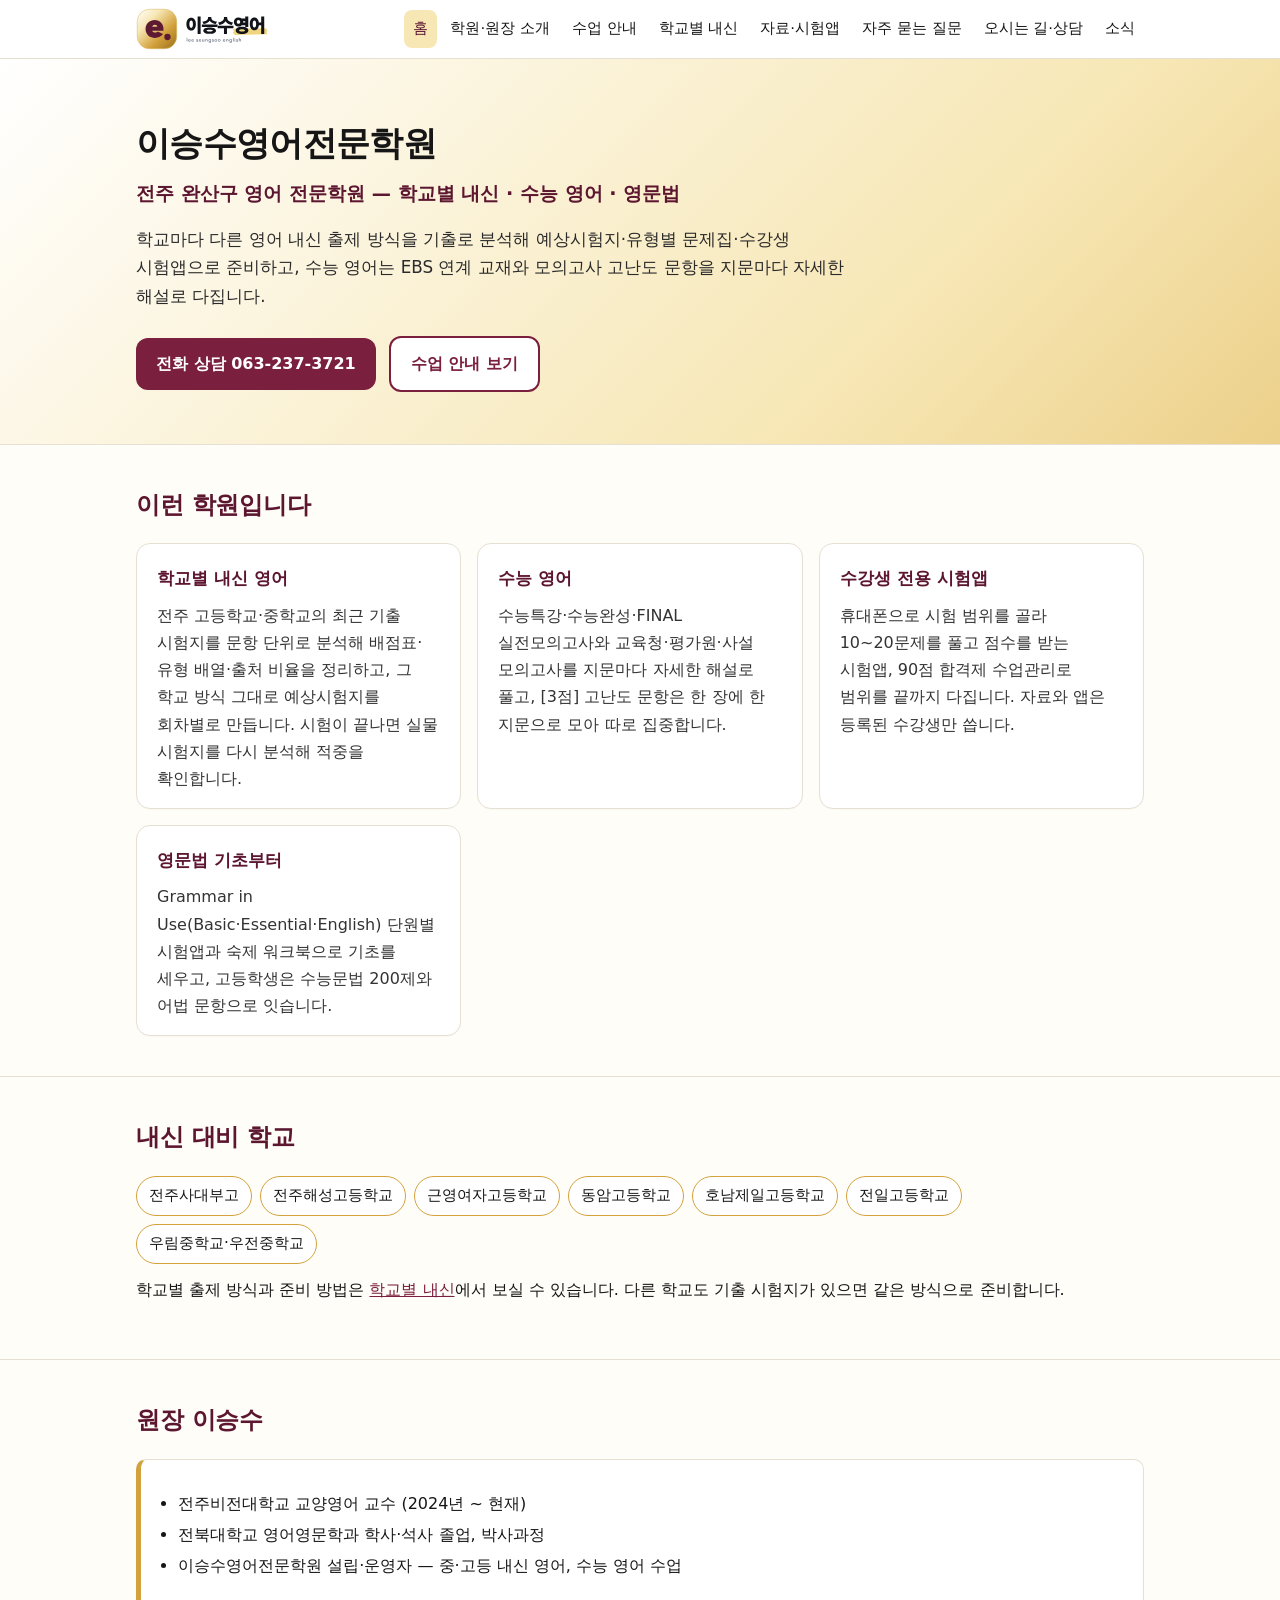
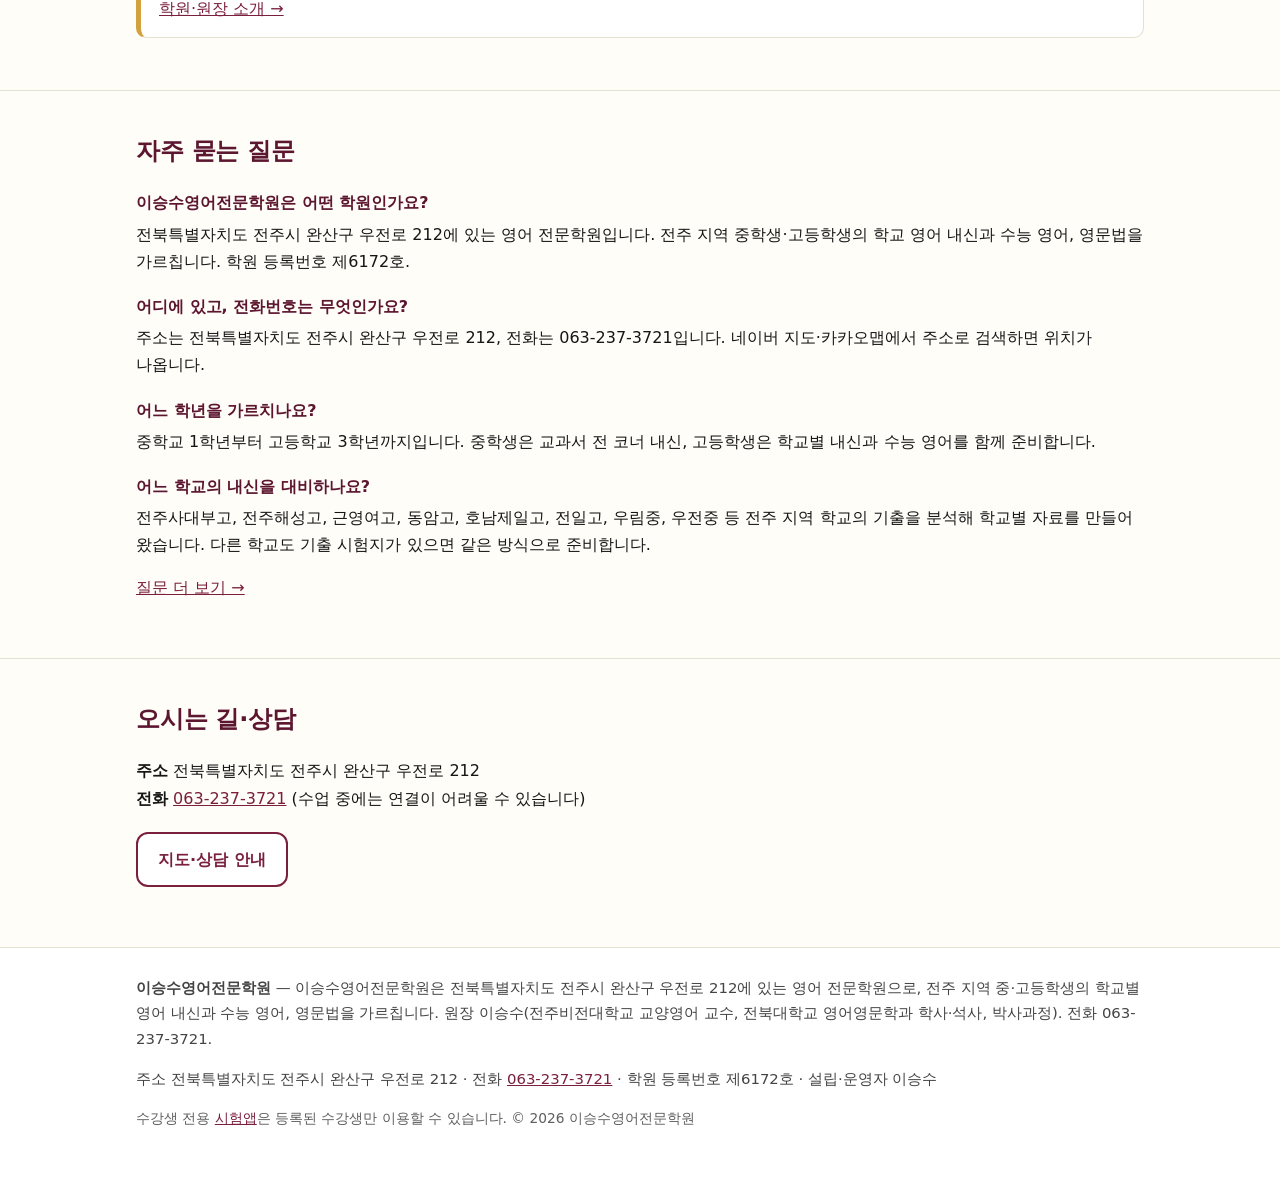
<file: index.html>
<!doctype html>
<html lang="ko">
<head>
<meta charset="utf-8">
<meta name="viewport" content="width=device-width,initial-scale=1">
<title>이승수영어전문학원 | 전주 완산구 영어 전문학원 · 중·고등 내신 · 수능 영어</title>
<meta name="description" content="전주시 완산구 우전로 212 이승수영어전문학원. 전주 중·고등학교 학교별 영어 내신 대비, 수능 영어, 영문법 수업. 원장 이승수(전주비전대학교 교양영어 교수, 전북대 영어영문학과 박사과정). 전화 063-237-3721.">
<meta name="keywords" content="이승수영어, 이승수영어전문학원, 전주 영어학원, 전주 완산구 영어학원, 전주 내신 영어, 전주 수능 영어, 고등 내신 영어, 중등 내신 영어, 영문법, 우전로 영어학원">
<meta name="robots" content="index,follow,max-snippet:-1,max-image-preview:large">
<link rel="canonical" href="https://goodday5768-blip.github.io/">
<meta property="og:type" content="website">
<meta property="og:site_name" content="이승수영어전문학원">
<meta property="og:title" content="이승수영어전문학원 | 전주 완산구 영어 전문학원 · 중·고등 내신 · 수능 영어">
<meta property="og:description" content="전주시 완산구 우전로 212 이승수영어전문학원. 전주 중·고등학교 학교별 영어 내신 대비, 수능 영어, 영문법 수업. 원장 이승수(전주비전대학교 교양영어 교수, 전북대 영어영문학과 박사과정). 전화 063-237-3721.">
<meta property="og:url" content="https://goodday5768-blip.github.io/">
<meta property="og:image" content="https://goodday5768-blip.github.io/assets/og.png">
<meta property="og:image:width" content="1200"><meta property="og:image:height" content="630">
<meta property="og:locale" content="ko_KR">
<meta name="twitter:card" content="summary_large_image">
<meta name="twitter:title" content="이승수영어전문학원 | 전주 완산구 영어 전문학원 · 중·고등 내신 · 수능 영어">
<meta name="twitter:description" content="전주시 완산구 우전로 212 이승수영어전문학원. 전주 중·고등학교 학교별 영어 내신 대비, 수능 영어, 영문법 수업. 원장 이승수(전주비전대학교 교양영어 교수, 전북대 영어영문학과 박사과정). 전화 063-237-3721.">
<meta name="twitter:image" content="https://goodday5768-blip.github.io/assets/og.png">
<meta name="geo.region" content="KR-45"><meta name="geo.placename" content="전주시 완산구">
<link rel="icon" href="/favicon.ico"><link rel="icon" type="image/png" sizes="192x192" href="/icon-192.png">
<link rel="apple-touch-icon" href="/apple-touch-icon.png">
<link rel="alternate" type="application/rss+xml" title="이승수영어전문학원 소식" href="https://goodday5768-blip.github.io/feed.xml">
<link rel="stylesheet" href="/assets/site.css">
<script type="application/ld+json">{"@context": "https://schema.org", "@type": "BreadcrumbList", "itemListElement": [{"@type": "ListItem", "position": 1, "name": "홈", "item": "https://goodday5768-blip.github.io/"}]}</script>
<script type="application/ld+json">{"@context": "https://schema.org", "@type": ["EducationalOrganization", "LocalBusiness"], "@id": "https://goodday5768-blip.github.io/#org", "name": "이승수영어전문학원", "alternateName": ["이승수영어", "이승수 영어", "이승수 영어학원", "이승수영어학원", "Lee Seung-soo English"], "url": "https://goodday5768-blip.github.io/", "logo": "https://goodday5768-blip.github.io/assets/logo.png", "image": "https://goodday5768-blip.github.io/assets/og.png", "telephone": "+82-63-237-3721", "address": {"@type": "PostalAddress", "streetAddress": "완산구 우전로 212", "addressLocality": "전주시", "addressRegion": "전북특별자치도", "addressCountry": "KR"}, "areaServed": [{"@type": "City", "name": "전주시"}, {"@type": "AdministrativeArea", "name": "전북특별자치도"}], "founder": {"@id": "https://goodday5768-blip.github.io/about/#person"}, "employee": {"@id": "https://goodday5768-blip.github.io/about/#person"}, "description": "이승수영어전문학원은 전북특별자치도 전주시 완산구 우전로 212에 있는 영어 전문학원으로, 전주 지역 중·고등학생의 학교별 영어 내신과 수능 영어, 영문법을 가르칩니다. 원장 이승수(전주비전대학교 교양영어 교수, 전북대학교 영어영문학과 학사·석사, 박사과정). 전화 063-237-3721.", "knowsAbout": ["고등학교 영어 내신", "중학교 영어 내신", "수능 영어", "영문법", "EBS 수능특강", "모의고사 해설", "Grammar in Use"], "identifier": {"@type": "PropertyValue", "name": "학원 등록번호", "value": "제6172호"}, "priceRange": "전화 문의", "hasOfferCatalog": {"@type": "OfferCatalog", "name": "수업 과정", "itemListElement": [{"@type": "Offer", "itemOffered": {"@type": "Course", "name": "중학교 내신 영어", "provider": {"@id": "https://goodday5768-blip.github.io/#org"}, "url": "https://goodday5768-blip.github.io/courses/#middle"}}, {"@type": "Offer", "itemOffered": {"@type": "Course", "name": "고등학교 내신 영어", "provider": {"@id": "https://goodday5768-blip.github.io/#org"}, "url": "https://goodday5768-blip.github.io/courses/#high"}}, {"@type": "Offer", "itemOffered": {"@type": "Course", "name": "수능 영어", "provider": {"@id": "https://goodday5768-blip.github.io/#org"}, "url": "https://goodday5768-blip.github.io/courses/#csat"}}, {"@type": "Offer", "itemOffered": {"@type": "Course", "name": "영문법 (Grammar in Use)", "provider": {"@id": "https://goodday5768-blip.github.io/#org"}, "url": "https://goodday5768-blip.github.io/courses/#grammar"}}]}}</script>
<script type="application/ld+json">{"@context": "https://schema.org", "@type": "WebSite", "@id": "https://goodday5768-blip.github.io/#website", "url": "https://goodday5768-blip.github.io/", "name": "이승수영어전문학원", "alternateName": "이승수영어", "inLanguage": "ko", "publisher": {"@id": "https://goodday5768-blip.github.io/#org"}}</script>
</head>
<body>
<header class="top"><div class="wrap">
<a class="brand" href="/" aria-label="이승수영어전문학원 홈"><img src="/assets/logo.svg" alt="이승수영어전문학원 로고" width="634" height="200"></a>
<nav class="main" aria-label="주 메뉴"><a href="/" class=on>홈</a><a href="/about/">학원·원장 소개</a><a href="/courses/">수업 안내</a><a href="/schools/">학교별 내신</a><a href="/materials/">자료·시험앱</a><a href="/faq/">자주 묻는 질문</a><a href="/contact/">오시는 길·상담</a><a href="/news/">소식</a></nav>
</div></header>

<div class="hero"><div class="wrap">
<h1>이승수영어전문학원</h1>
<p class="sub">전주 완산구 영어 전문학원 — 학교별 내신 · 수능 영어 · 영문법</p>
<p class="lead">학교마다 다른 영어 내신 출제 방식을 기출로 분석해 예상시험지·유형별 문제집·수강생 시험앱으로 준비하고, 수능 영어는 EBS 연계 교재와 모의고사 고난도 문항을 지문마다 자세한 해설로 다집니다.</p>
<a class="btn" href="tel:+82-63-237-3721">전화 상담 063-237-3721</a> <a class="btn ghost" href="/courses/">수업 안내 보기</a>
</div></div>
<section><div class="wrap">
<h2>이런 학원입니다</h2>
<div class="grid">
<div class="card"><h3>학교별 내신 영어</h3><p>전주 고등학교·중학교의 최근 기출 시험지를 문항 단위로 분석해 배점표·유형 배열·출처 비율을 정리하고, 그 학교 방식 그대로 예상시험지를 회차별로 만듭니다. 시험이 끝나면 실물 시험지를 다시 분석해 적중을 확인합니다.</p></div>
<div class="card"><h3>수능 영어</h3><p>수능특강·수능완성·FINAL 실전모의고사와 교육청·평가원·사설 모의고사를 지문마다 자세한 해설로 풀고, [3점] 고난도 문항은 한 장에 한 지문으로 모아 따로 집중합니다.</p></div>
<div class="card"><h3>수강생 전용 시험앱</h3><p>휴대폰으로 시험 범위를 골라 10~20문제를 풀고 점수를 받는 시험앱, 90점 합격제 수업관리로 범위를 끝까지 다집니다. 자료와 앱은 등록된 수강생만 씁니다.</p></div>
<div class="card"><h3>영문법 기초부터</h3><p>Grammar in Use(Basic·Essential·English) 단원별 시험앱과 숙제 워크북으로 기초를 세우고, 고등학생은 수능문법 200제와 어법 문항으로 잇습니다.</p></div>
</div></div></section>
<section><div class="wrap">
<h2>내신 대비 학교</h2>
<div class="chips"><a href="/schools/">전주사대부고</a><a href="/schools/">전주해성고등학교</a><a href="/schools/">근영여자고등학교</a><a href="/schools/">동암고등학교</a><a href="/schools/">호남제일고등학교</a><a href="/schools/">전일고등학교</a><a href="/schools/">우림중학교·우전중학교</a></div>
<p style="margin-top:12px">학교별 출제 방식과 준비 방법은 <a href="/schools/">학교별 내신</a>에서 보실 수 있습니다. 다른 학교도 기출 시험지가 있으면 같은 방식으로 준비합니다.</p>
</div></section>
<section><div class="wrap">
<h2>원장 이승수</h2>
<div class="info">
<ul class="plain">
<li>전주비전대학교 교양영어 교수 (2024년 ~ 현재)</li>
<li>전북대학교 영어영문학과 학사·석사 졸업, 박사과정</li>
<li>이승수영어전문학원 설립·운영자 — 중·고등 내신 영어, 수능 영어 수업</li>
</ul>
<p style="margin:6px 0 0"><a href="/about/">학원·원장 소개 →</a></p>
</div></div></section>
<section><div class="wrap">
<h2>자주 묻는 질문</h2>
<dl class="faq"><dt>이승수영어전문학원은 어떤 학원인가요?</dt><dd>전북특별자치도 전주시 완산구 우전로 212에 있는 영어 전문학원입니다. 전주 지역 중학생·고등학생의 학교 영어 내신과 수능 영어, 영문법을 가르칩니다. 학원 등록번호 제6172호.</dd><dt>어디에 있고, 전화번호는 무엇인가요?</dt><dd>주소는 전북특별자치도 전주시 완산구 우전로 212, 전화는 063-237-3721입니다. 네이버 지도·카카오맵에서 주소로 검색하면 위치가 나옵니다.</dd><dt>어느 학년을 가르치나요?</dt><dd>중학교 1학년부터 고등학교 3학년까지입니다. 중학생은 교과서 전 코너 내신, 고등학생은 학교별 내신과 수능 영어를 함께 준비합니다.</dd><dt>어느 학교의 내신을 대비하나요?</dt><dd>전주사대부고, 전주해성고, 근영여고, 동암고, 호남제일고, 전일고, 우림중, 우전중 등 전주 지역 학교의 기출을 분석해 학교별 자료를 만들어 왔습니다. 다른 학교도 기출 시험지가 있으면 같은 방식으로 준비합니다.</dd></dl>
<p style="margin-top:14px"><a href="/faq/">질문 더 보기 →</a></p>
</div></section>
<section><div class="wrap">
<h2>오시는 길·상담</h2>
<p><strong>주소</strong> 전북특별자치도 전주시 완산구 우전로 212<br><strong>전화</strong> <a href="tel:+82-63-237-3721">063-237-3721</a> (수업 중에는 연결이 어려울 수 있습니다)</p>
<p><a class="btn ghost" href="/contact/">지도·상담 안내</a></p>
</div></section>

<footer><div class="wrap">
<p class="ent"><strong>이승수영어전문학원</strong> — 이승수영어전문학원은 전북특별자치도 전주시 완산구 우전로 212에 있는 영어 전문학원으로, 전주 지역 중·고등학생의 학교별 영어 내신과 수능 영어, 영문법을 가르칩니다. 원장 이승수(전주비전대학교 교양영어 교수, 전북대학교 영어영문학과 학사·석사, 박사과정). 전화 063-237-3721.</p>
<p>주소 전북특별자치도 전주시 완산구 우전로 212 · 전화 <a href="tel:+82-63-237-3721">063-237-3721</a> · 학원 등록번호 제6172호 · 설립·운영자 이승수</p>
<p class="small">수강생 전용 <a href="/leess/" rel="nofollow">시험앱</a>은 등록된 수강생만 이용할 수 있습니다. © 2026 이승수영어전문학원</p>
</div></footer>
</body></html>
</file>
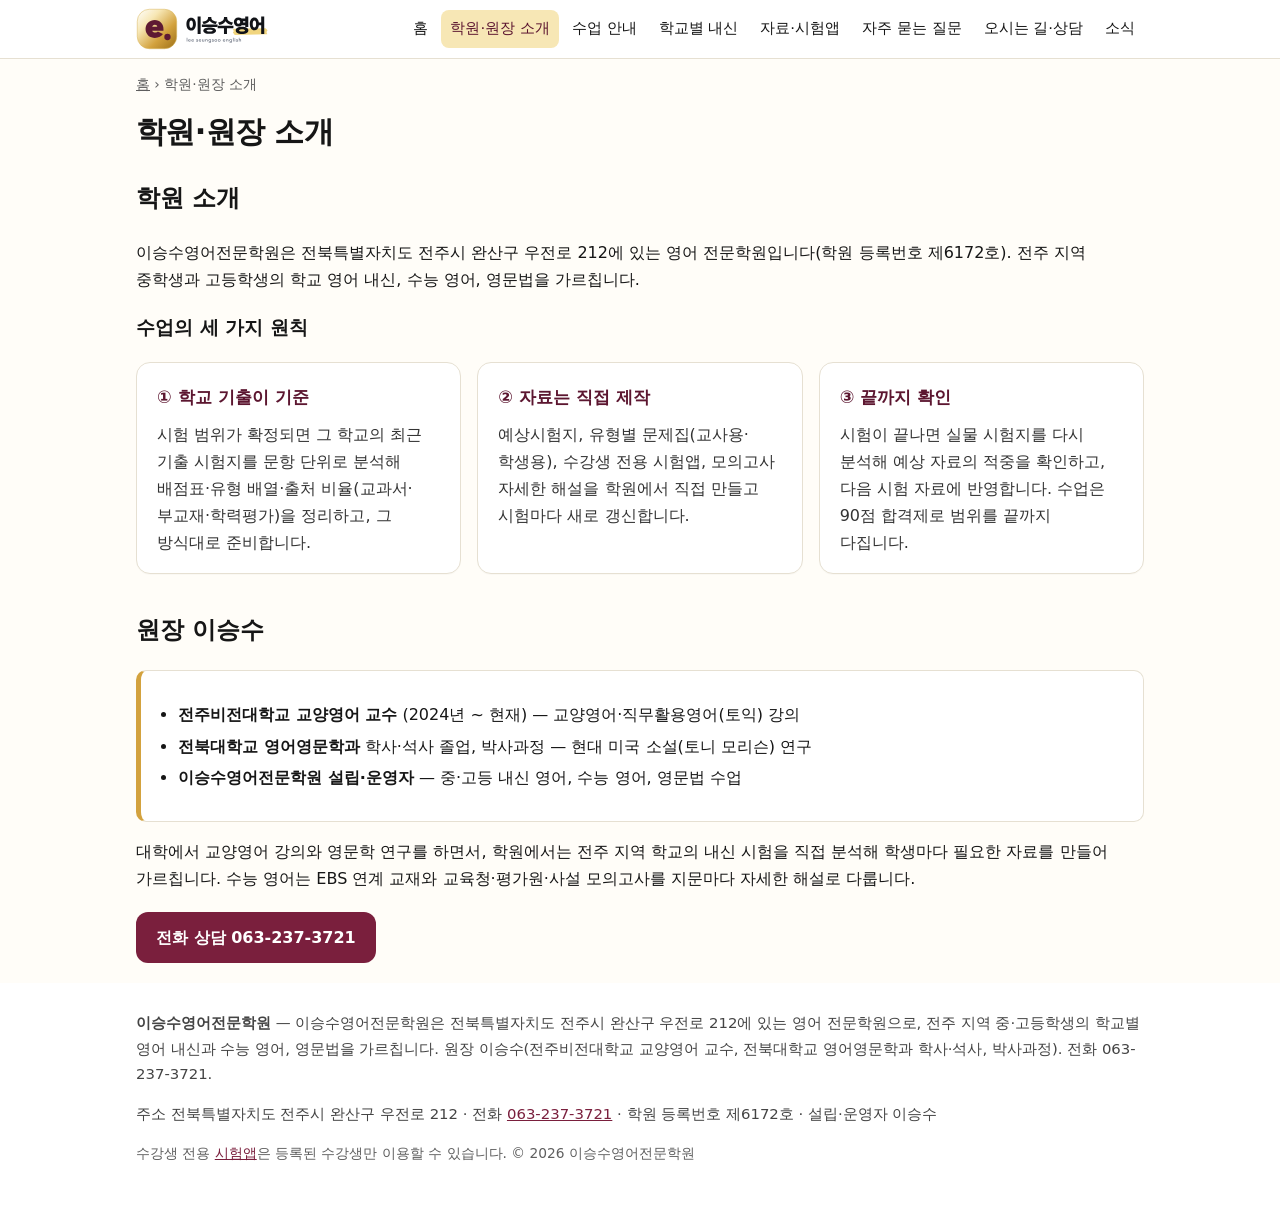
<file: about/index.html>
<!doctype html>
<html lang="ko">
<head>
<meta charset="utf-8">
<meta name="viewport" content="width=device-width,initial-scale=1">
<title>학원·원장 소개 | 이승수영어전문학원</title>
<meta name="description" content="이승수영어전문학원 소개와 원장 이승수 경력: 전주비전대학교 교양영어 교수(2024~현재), 전북대학교 영어영문학과 학사·석사, 박사과정. 전주 완산구 우전로 212.">
<meta name="keywords" content="이승수 원장, 이승수 교수, 전주비전대학교 교양영어, 전북대학교 영어영문학과, 전주 영어학원 원장">
<meta name="robots" content="index,follow,max-snippet:-1,max-image-preview:large">
<link rel="canonical" href="https://goodday5768-blip.github.io/about/">
<meta property="og:type" content="website">
<meta property="og:site_name" content="이승수영어전문학원">
<meta property="og:title" content="학원·원장 소개 | 이승수영어전문학원">
<meta property="og:description" content="이승수영어전문학원 소개와 원장 이승수 경력: 전주비전대학교 교양영어 교수(2024~현재), 전북대학교 영어영문학과 학사·석사, 박사과정. 전주 완산구 우전로 212.">
<meta property="og:url" content="https://goodday5768-blip.github.io/about/">
<meta property="og:image" content="https://goodday5768-blip.github.io/assets/og.png">
<meta property="og:image:width" content="1200"><meta property="og:image:height" content="630">
<meta property="og:locale" content="ko_KR">
<meta name="twitter:card" content="summary_large_image">
<meta name="twitter:title" content="학원·원장 소개 | 이승수영어전문학원">
<meta name="twitter:description" content="이승수영어전문학원 소개와 원장 이승수 경력: 전주비전대학교 교양영어 교수(2024~현재), 전북대학교 영어영문학과 학사·석사, 박사과정. 전주 완산구 우전로 212.">
<meta name="twitter:image" content="https://goodday5768-blip.github.io/assets/og.png">
<meta name="geo.region" content="KR-45"><meta name="geo.placename" content="전주시 완산구">
<link rel="icon" href="/favicon.ico"><link rel="icon" type="image/png" sizes="192x192" href="/icon-192.png">
<link rel="apple-touch-icon" href="/apple-touch-icon.png">
<link rel="alternate" type="application/rss+xml" title="이승수영어전문학원 소식" href="https://goodday5768-blip.github.io/feed.xml">
<link rel="stylesheet" href="/assets/site.css">
<script type="application/ld+json">{"@context": "https://schema.org", "@type": "BreadcrumbList", "itemListElement": [{"@type": "ListItem", "position": 1, "name": "홈", "item": "https://goodday5768-blip.github.io/"}, {"@type": "ListItem", "position": 2, "name": "학원·원장 소개", "item": "https://goodday5768-blip.github.io/about/"}]}</script>
<script type="application/ld+json">{"@context": "https://schema.org", "@type": "Person", "@id": "https://goodday5768-blip.github.io/about/#person", "name": "이승수", "alternateName": ["Lee Seung-soo", "이승수 원장", "이승수 교수"], "jobTitle": ["이승수영어전문학원 원장", "전주비전대학교 교양영어 교수"], "worksFor": [{"@id": "https://goodday5768-blip.github.io/#org"}, {"@type": "CollegeOrUniversity", "name": "전주비전대학교", "sameAs": "https://www.jvision.ac.kr/"}], "alumniOf": {"@type": "CollegeOrUniversity", "name": "전북대학교", "department": "영어영문학과", "sameAs": "https://www.jbnu.ac.kr/"}, "hasCredential": [{"@type": "EducationalOccupationalCredential", "credentialCategory": "학사", "name": "전북대학교 영어영문학과 학사"}, {"@type": "EducationalOccupationalCredential", "credentialCategory": "석사", "name": "전북대학교 영어영문학과 석사"}], "description": "전주비전대학교 교양영어 교수(2024년~현재). 전북대학교 영어영문학과 학사·석사 졸업, 박사과정. 전주 완산구 이승수영어전문학원 설립·운영자로 중·고등 내신 영어와 수능 영어를 가르친다.", "knowsAbout": ["영어 교육", "수능 영어", "학교 영어 내신", "영문법", "영미문학", "토니 모리슨"], "telephone": "+82-63-237-3721", "url": "https://goodday5768-blip.github.io/about/", "address": {"@type": "PostalAddress", "addressLocality": "전주시", "addressRegion": "전북특별자치도", "addressCountry": "KR"}}</script>
</head>
<body>
<header class="top"><div class="wrap">
<a class="brand" href="/" aria-label="이승수영어전문학원 홈"><img src="/assets/logo.svg" alt="이승수영어전문학원 로고" width="634" height="200"></a>
<nav class="main" aria-label="주 메뉴"><a href="/">홈</a><a href="/about/" class=on>학원·원장 소개</a><a href="/courses/">수업 안내</a><a href="/schools/">학교별 내신</a><a href="/materials/">자료·시험앱</a><a href="/faq/">자주 묻는 질문</a><a href="/contact/">오시는 길·상담</a><a href="/news/">소식</a></nav>
</div></header>
<main class="page"><div class="wrap"><p class="bc"><a href="/">홈</a> › 학원·원장 소개</p><h1>학원·원장 소개</h1>
<h2>학원 소개</h2>
<p>이승수영어전문학원은 전북특별자치도 전주시 완산구 우전로 212에 있는 영어 전문학원입니다(학원 등록번호 제6172호). 전주 지역 중학생과 고등학생의 학교 영어 내신, 수능 영어, 영문법을 가르칩니다.</p>
<h3>수업의 세 가지 원칙</h3>
<div class="grid">
<div class="card"><h3>① 학교 기출이 기준</h3><p>시험 범위가 확정되면 그 학교의 최근 기출 시험지를 문항 단위로 분석해 배점표·유형 배열·출처 비율(교과서·부교재·학력평가)을 정리하고, 그 방식대로 준비합니다.</p></div>
<div class="card"><h3>② 자료는 직접 제작</h3><p>예상시험지, 유형별 문제집(교사용·학생용), 수강생 전용 시험앱, 모의고사 자세한 해설을 학원에서 직접 만들고 시험마다 새로 갱신합니다.</p></div>
<div class="card"><h3>③ 끝까지 확인</h3><p>시험이 끝나면 실물 시험지를 다시 분석해 예상 자료의 적중을 확인하고, 다음 시험 자료에 반영합니다. 수업은 90점 합격제로 범위를 끝까지 다집니다.</p></div>
</div>
<h2 style="margin-top:36px">원장 이승수</h2>
<div class="info">
<ul class="plain">
<li><strong>전주비전대학교 교양영어 교수</strong> (2024년 ~ 현재) — 교양영어·직무활용영어(토익) 강의</li>
<li><strong>전북대학교 영어영문학과</strong> 학사·석사 졸업, 박사과정 — 현대 미국 소설(토니 모리슨) 연구</li>
<li><strong>이승수영어전문학원 설립·운영자</strong> — 중·고등 내신 영어, 수능 영어, 영문법 수업</li>
</ul>
</div>
<p>대학에서 교양영어 강의와 영문학 연구를 하면서, 학원에서는 전주 지역 학교의 내신 시험을 직접 분석해 학생마다 필요한 자료를 만들어 가르칩니다. 수능 영어는 EBS 연계 교재와 교육청·평가원·사설 모의고사를 지문마다 자세한 해설로 다룹니다.</p>
<p><a class="btn" href="tel:+82-63-237-3721">전화 상담 063-237-3721</a></p>
</div></main>
<footer><div class="wrap">
<p class="ent"><strong>이승수영어전문학원</strong> — 이승수영어전문학원은 전북특별자치도 전주시 완산구 우전로 212에 있는 영어 전문학원으로, 전주 지역 중·고등학생의 학교별 영어 내신과 수능 영어, 영문법을 가르칩니다. 원장 이승수(전주비전대학교 교양영어 교수, 전북대학교 영어영문학과 학사·석사, 박사과정). 전화 063-237-3721.</p>
<p>주소 전북특별자치도 전주시 완산구 우전로 212 · 전화 <a href="tel:+82-63-237-3721">063-237-3721</a> · 학원 등록번호 제6172호 · 설립·운영자 이승수</p>
<p class="small">수강생 전용 <a href="/leess/" rel="nofollow">시험앱</a>은 등록된 수강생만 이용할 수 있습니다. © 2026 이승수영어전문학원</p>
</div></footer>
</body></html>
</file>
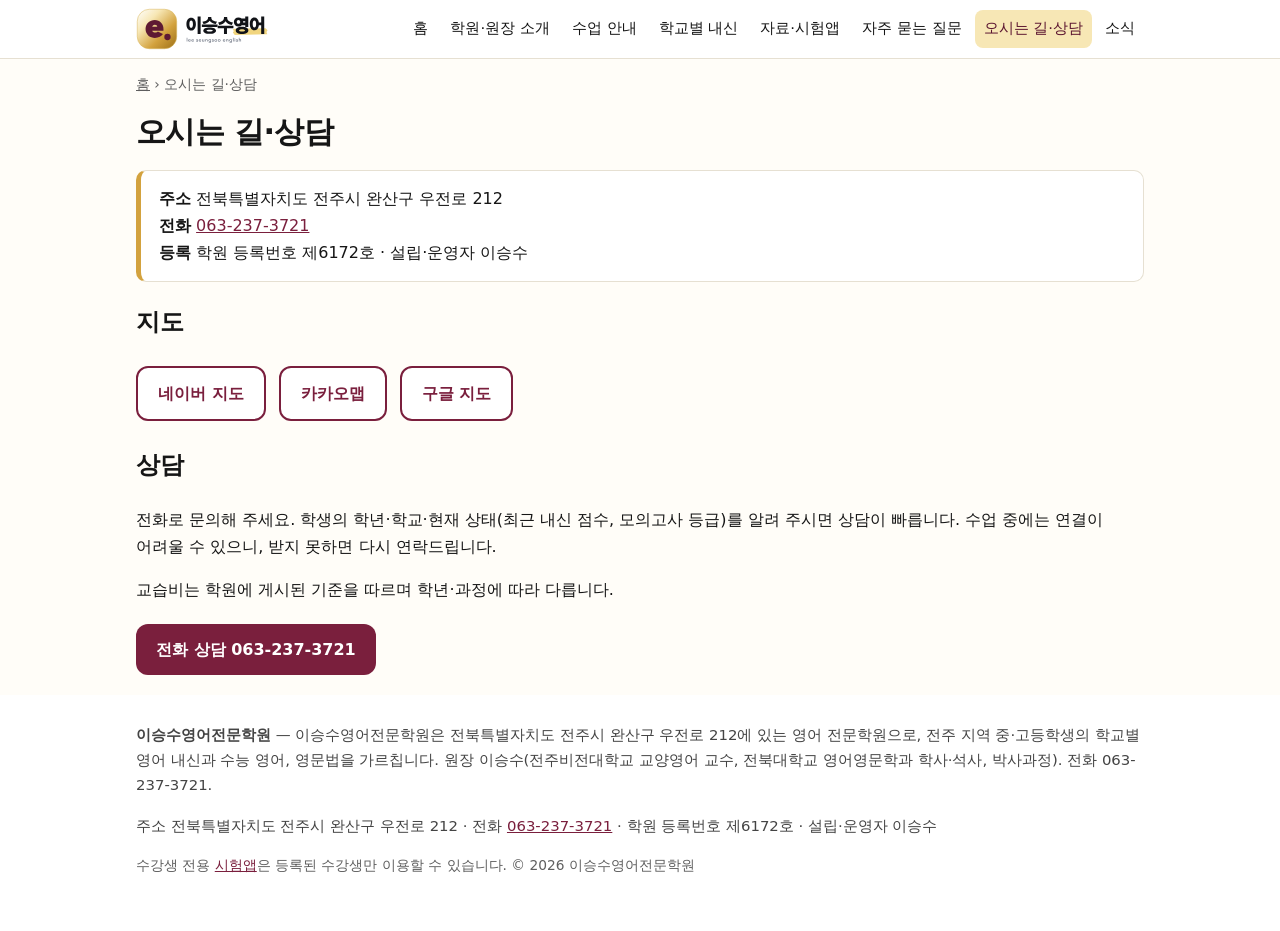
<file: contact/index.html>
<!doctype html>
<html lang="ko">
<head>
<meta charset="utf-8">
<meta name="viewport" content="width=device-width,initial-scale=1">
<title>오시는 길·상담 — 전주시 완산구 우전로 212 | 이승수영어전문학원</title>
<meta name="description" content="이승수영어전문학원 오시는 길: 전북특별자치도 전주시 완산구 우전로 212. 전화 063-237-3721. 네이버 지도·카카오맵·구글 지도 링크와 상담 안내.">
<meta name="keywords" content="이승수영어 오시는 길, 이승수영어 주소, 우전로 212, 전주 완산구 영어학원 상담">
<meta name="robots" content="index,follow,max-snippet:-1,max-image-preview:large">
<link rel="canonical" href="https://goodday5768-blip.github.io/contact/">
<meta property="og:type" content="website">
<meta property="og:site_name" content="이승수영어전문학원">
<meta property="og:title" content="오시는 길·상담 — 전주시 완산구 우전로 212 | 이승수영어전문학원">
<meta property="og:description" content="이승수영어전문학원 오시는 길: 전북특별자치도 전주시 완산구 우전로 212. 전화 063-237-3721. 네이버 지도·카카오맵·구글 지도 링크와 상담 안내.">
<meta property="og:url" content="https://goodday5768-blip.github.io/contact/">
<meta property="og:image" content="https://goodday5768-blip.github.io/assets/og.png">
<meta property="og:image:width" content="1200"><meta property="og:image:height" content="630">
<meta property="og:locale" content="ko_KR">
<meta name="twitter:card" content="summary_large_image">
<meta name="twitter:title" content="오시는 길·상담 — 전주시 완산구 우전로 212 | 이승수영어전문학원">
<meta name="twitter:description" content="이승수영어전문학원 오시는 길: 전북특별자치도 전주시 완산구 우전로 212. 전화 063-237-3721. 네이버 지도·카카오맵·구글 지도 링크와 상담 안내.">
<meta name="twitter:image" content="https://goodday5768-blip.github.io/assets/og.png">
<meta name="geo.region" content="KR-45"><meta name="geo.placename" content="전주시 완산구">
<link rel="icon" href="/favicon.ico"><link rel="icon" type="image/png" sizes="192x192" href="/icon-192.png">
<link rel="apple-touch-icon" href="/apple-touch-icon.png">
<link rel="alternate" type="application/rss+xml" title="이승수영어전문학원 소식" href="https://goodday5768-blip.github.io/feed.xml">
<link rel="stylesheet" href="/assets/site.css">
<script type="application/ld+json">{"@context": "https://schema.org", "@type": "BreadcrumbList", "itemListElement": [{"@type": "ListItem", "position": 1, "name": "홈", "item": "https://goodday5768-blip.github.io/"}, {"@type": "ListItem", "position": 2, "name": "오시는 길·상담", "item": "https://goodday5768-blip.github.io/contact/"}]}</script>
</head>
<body>
<header class="top"><div class="wrap">
<a class="brand" href="/" aria-label="이승수영어전문학원 홈"><img src="/assets/logo.svg" alt="이승수영어전문학원 로고" width="634" height="200"></a>
<nav class="main" aria-label="주 메뉴"><a href="/">홈</a><a href="/about/">학원·원장 소개</a><a href="/courses/">수업 안내</a><a href="/schools/">학교별 내신</a><a href="/materials/">자료·시험앱</a><a href="/faq/">자주 묻는 질문</a><a href="/contact/" class=on>오시는 길·상담</a><a href="/news/">소식</a></nav>
</div></header>
<main class="page"><div class="wrap"><p class="bc"><a href="/">홈</a> › 오시는 길·상담</p><h1>오시는 길·상담</h1>
<div class="info">
<p style="margin:0"><strong>주소</strong> 전북특별자치도 전주시 완산구 우전로 212<br>
<strong>전화</strong> <a href="tel:+82-63-237-3721">063-237-3721</a><br>
<strong>등록</strong> 학원 등록번호 제6172호 · 설립·운영자 이승수</p>
</div>
<h2>지도</h2>
<p><a class="btn ghost" href="https://map.naver.com/p/search/%EC%A0%84%EC%A3%BC%EC%8B%9C%20%EC%99%84%EC%82%B0%EA%B5%AC%20%EC%9A%B0%EC%A0%84%EB%A1%9C%20212" rel="noopener" target="_blank">네이버 지도</a>
<a class="btn ghost" href="https://map.kakao.com/?q=%EC%A0%84%EC%A3%BC%EC%8B%9C%20%EC%99%84%EC%82%B0%EA%B5%AC%20%EC%9A%B0%EC%A0%84%EB%A1%9C%20212" rel="noopener" target="_blank">카카오맵</a>
<a class="btn ghost" href="https://www.google.com/maps/search/?api=1&query=%EC%A0%84%EC%A3%BC%EC%8B%9C%20%EC%99%84%EC%82%B0%EA%B5%AC%20%EC%9A%B0%EC%A0%84%EB%A1%9C%20212" rel="noopener" target="_blank">구글 지도</a></p>
<h2>상담</h2>
<p>전화로 문의해 주세요. 학생의 학년·학교·현재 상태(최근 내신 점수, 모의고사 등급)를 알려 주시면 상담이 빠릅니다. 수업 중에는 연결이 어려울 수 있으니, 받지 못하면 다시 연락드립니다.</p>
<p>교습비는 학원에 게시된 기준을 따르며 학년·과정에 따라 다릅니다.</p>
<p><a class="btn" href="tel:+82-63-237-3721">전화 상담 063-237-3721</a></p>
</div></main>
<footer><div class="wrap">
<p class="ent"><strong>이승수영어전문학원</strong> — 이승수영어전문학원은 전북특별자치도 전주시 완산구 우전로 212에 있는 영어 전문학원으로, 전주 지역 중·고등학생의 학교별 영어 내신과 수능 영어, 영문법을 가르칩니다. 원장 이승수(전주비전대학교 교양영어 교수, 전북대학교 영어영문학과 학사·석사, 박사과정). 전화 063-237-3721.</p>
<p>주소 전북특별자치도 전주시 완산구 우전로 212 · 전화 <a href="tel:+82-63-237-3721">063-237-3721</a> · 학원 등록번호 제6172호 · 설립·운영자 이승수</p>
<p class="small">수강생 전용 <a href="/leess/" rel="nofollow">시험앱</a>은 등록된 수강생만 이용할 수 있습니다. © 2026 이승수영어전문학원</p>
</div></footer>
</body></html>
</file>
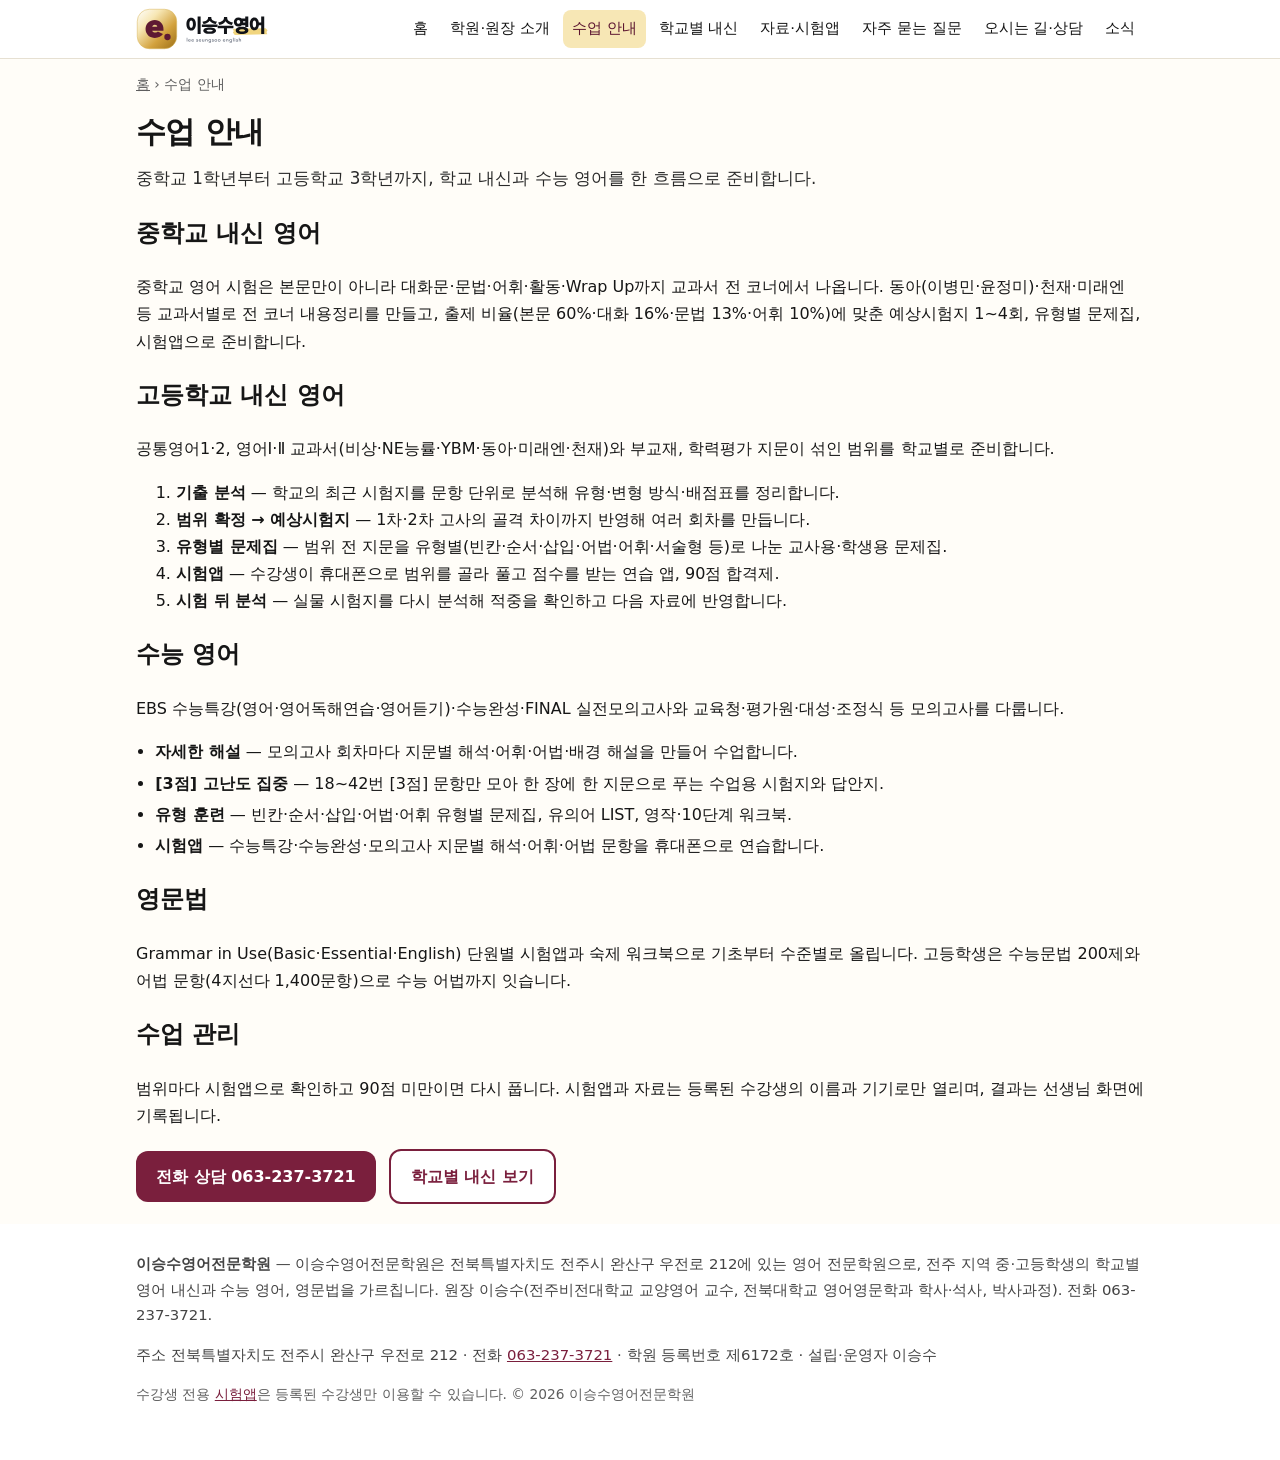
<file: courses/index.html>
<!doctype html>
<html lang="ko">
<head>
<meta charset="utf-8">
<meta name="viewport" content="width=device-width,initial-scale=1">
<title>수업 안내 — 중·고등 내신 영어 · 수능 영어 · 영문법 | 이승수영어전문학원</title>
<meta name="description" content="전주 이승수영어전문학원 수업 안내: 중학교 내신 영어(교과서 전 코너), 고등학교 내신 영어(학교별 기출 분석·예상시험지·시험앱), 수능 영어(EBS·모의고사 자세한 해설·[3점] 집중), 영문법(Grammar in Use).">
<meta name="keywords" content="전주 중등 내신 영어, 전주 고등 내신 영어, 전주 수능 영어 수업, Grammar in Use 수업, 영문법 학원 전주">
<meta name="robots" content="index,follow,max-snippet:-1,max-image-preview:large">
<link rel="canonical" href="https://goodday5768-blip.github.io/courses/">
<meta property="og:type" content="website">
<meta property="og:site_name" content="이승수영어전문학원">
<meta property="og:title" content="수업 안내 — 중·고등 내신 영어 · 수능 영어 · 영문법 | 이승수영어전문학원">
<meta property="og:description" content="전주 이승수영어전문학원 수업 안내: 중학교 내신 영어(교과서 전 코너), 고등학교 내신 영어(학교별 기출 분석·예상시험지·시험앱), 수능 영어(EBS·모의고사 자세한 해설·[3점] 집중), 영문법(Grammar in Use).">
<meta property="og:url" content="https://goodday5768-blip.github.io/courses/">
<meta property="og:image" content="https://goodday5768-blip.github.io/assets/og.png">
<meta property="og:image:width" content="1200"><meta property="og:image:height" content="630">
<meta property="og:locale" content="ko_KR">
<meta name="twitter:card" content="summary_large_image">
<meta name="twitter:title" content="수업 안내 — 중·고등 내신 영어 · 수능 영어 · 영문법 | 이승수영어전문학원">
<meta name="twitter:description" content="전주 이승수영어전문학원 수업 안내: 중학교 내신 영어(교과서 전 코너), 고등학교 내신 영어(학교별 기출 분석·예상시험지·시험앱), 수능 영어(EBS·모의고사 자세한 해설·[3점] 집중), 영문법(Grammar in Use).">
<meta name="twitter:image" content="https://goodday5768-blip.github.io/assets/og.png">
<meta name="geo.region" content="KR-45"><meta name="geo.placename" content="전주시 완산구">
<link rel="icon" href="/favicon.ico"><link rel="icon" type="image/png" sizes="192x192" href="/icon-192.png">
<link rel="apple-touch-icon" href="/apple-touch-icon.png">
<link rel="alternate" type="application/rss+xml" title="이승수영어전문학원 소식" href="https://goodday5768-blip.github.io/feed.xml">
<link rel="stylesheet" href="/assets/site.css">
<script type="application/ld+json">{"@context": "https://schema.org", "@type": "BreadcrumbList", "itemListElement": [{"@type": "ListItem", "position": 1, "name": "홈", "item": "https://goodday5768-blip.github.io/"}, {"@type": "ListItem", "position": 2, "name": "수업 안내", "item": "https://goodday5768-blip.github.io/courses/"}]}</script>
</head>
<body>
<header class="top"><div class="wrap">
<a class="brand" href="/" aria-label="이승수영어전문학원 홈"><img src="/assets/logo.svg" alt="이승수영어전문학원 로고" width="634" height="200"></a>
<nav class="main" aria-label="주 메뉴"><a href="/">홈</a><a href="/about/">학원·원장 소개</a><a href="/courses/" class=on>수업 안내</a><a href="/schools/">학교별 내신</a><a href="/materials/">자료·시험앱</a><a href="/faq/">자주 묻는 질문</a><a href="/contact/">오시는 길·상담</a><a href="/news/">소식</a></nav>
</div></header>
<main class="page"><div class="wrap"><p class="bc"><a href="/">홈</a> › 수업 안내</p><h1>수업 안내</h1>
<p class="lead">중학교 1학년부터 고등학교 3학년까지, 학교 내신과 수능 영어를 한 흐름으로 준비합니다.</p>
<h2 id="middle">중학교 내신 영어</h2>
<p>중학교 영어 시험은 본문만이 아니라 대화문·문법·어휘·활동·Wrap Up까지 교과서 전 코너에서 나옵니다. 동아(이병민·윤정미)·천재·미래엔 등 교과서별로 전 코너 내용정리를 만들고, 출제 비율(본문 60%·대화 16%·문법 13%·어휘 10%)에 맞춘 예상시험지 1~4회, 유형별 문제집, 시험앱으로 준비합니다.</p>
<h2 id="high">고등학교 내신 영어</h2>
<p>공통영어1·2, 영어Ⅰ·Ⅱ 교과서(비상·NE능률·YBM·동아·미래엔·천재)와 부교재, 학력평가 지문이 섞인 범위를 학교별로 준비합니다.</p>
<ol>
<li><strong>기출 분석</strong> — 학교의 최근 시험지를 문항 단위로 분석해 유형·변형 방식·배점표를 정리합니다.</li>
<li><strong>범위 확정 → 예상시험지</strong> — 1차·2차 고사의 골격 차이까지 반영해 여러 회차를 만듭니다.</li>
<li><strong>유형별 문제집</strong> — 범위 전 지문을 유형별(빈칸·순서·삽입·어법·어휘·서술형 등)로 나눈 교사용·학생용 문제집.</li>
<li><strong>시험앱</strong> — 수강생이 휴대폰으로 범위를 골라 풀고 점수를 받는 연습 앱, 90점 합격제.</li>
<li><strong>시험 뒤 분석</strong> — 실물 시험지를 다시 분석해 적중을 확인하고 다음 자료에 반영합니다.</li>
</ol>
<h2 id="csat">수능 영어</h2>
<p>EBS 수능특강(영어·영어독해연습·영어듣기)·수능완성·FINAL 실전모의고사와 교육청·평가원·대성·조정식 등 모의고사를 다룹니다.</p>
<ul class="plain">
<li><strong>자세한 해설</strong> — 모의고사 회차마다 지문별 해석·어휘·어법·배경 해설을 만들어 수업합니다.</li>
<li><strong>[3점] 고난도 집중</strong> — 18~42번 [3점] 문항만 모아 한 장에 한 지문으로 푸는 수업용 시험지와 답안지.</li>
<li><strong>유형 훈련</strong> — 빈칸·순서·삽입·어법·어휘 유형별 문제집, 유의어 LIST, 영작·10단계 워크북.</li>
<li><strong>시험앱</strong> — 수능특강·수능완성·모의고사 지문별 해석·어휘·어법 문항을 휴대폰으로 연습합니다.</li>
</ul>
<h2 id="grammar">영문법</h2>
<p>Grammar in Use(Basic·Essential·English) 단원별 시험앱과 숙제 워크북으로 기초부터 수준별로 올립니다. 고등학생은 수능문법 200제와 어법 문항(4지선다 1,400문항)으로 수능 어법까지 잇습니다.</p>
<h2 id="manage">수업 관리</h2>
<p>범위마다 시험앱으로 확인하고 90점 미만이면 다시 풉니다. 시험앱과 자료는 등록된 수강생의 이름과 기기로만 열리며, 결과는 선생님 화면에 기록됩니다.</p>
<p><a class="btn" href="tel:+82-63-237-3721">전화 상담 063-237-3721</a> <a class="btn ghost" href="/schools/">학교별 내신 보기</a></p>
</div></main>
<footer><div class="wrap">
<p class="ent"><strong>이승수영어전문학원</strong> — 이승수영어전문학원은 전북특별자치도 전주시 완산구 우전로 212에 있는 영어 전문학원으로, 전주 지역 중·고등학생의 학교별 영어 내신과 수능 영어, 영문법을 가르칩니다. 원장 이승수(전주비전대학교 교양영어 교수, 전북대학교 영어영문학과 학사·석사, 박사과정). 전화 063-237-3721.</p>
<p>주소 전북특별자치도 전주시 완산구 우전로 212 · 전화 <a href="tel:+82-63-237-3721">063-237-3721</a> · 학원 등록번호 제6172호 · 설립·운영자 이승수</p>
<p class="small">수강생 전용 <a href="/leess/" rel="nofollow">시험앱</a>은 등록된 수강생만 이용할 수 있습니다. © 2026 이승수영어전문학원</p>
</div></footer>
</body></html>
</file>
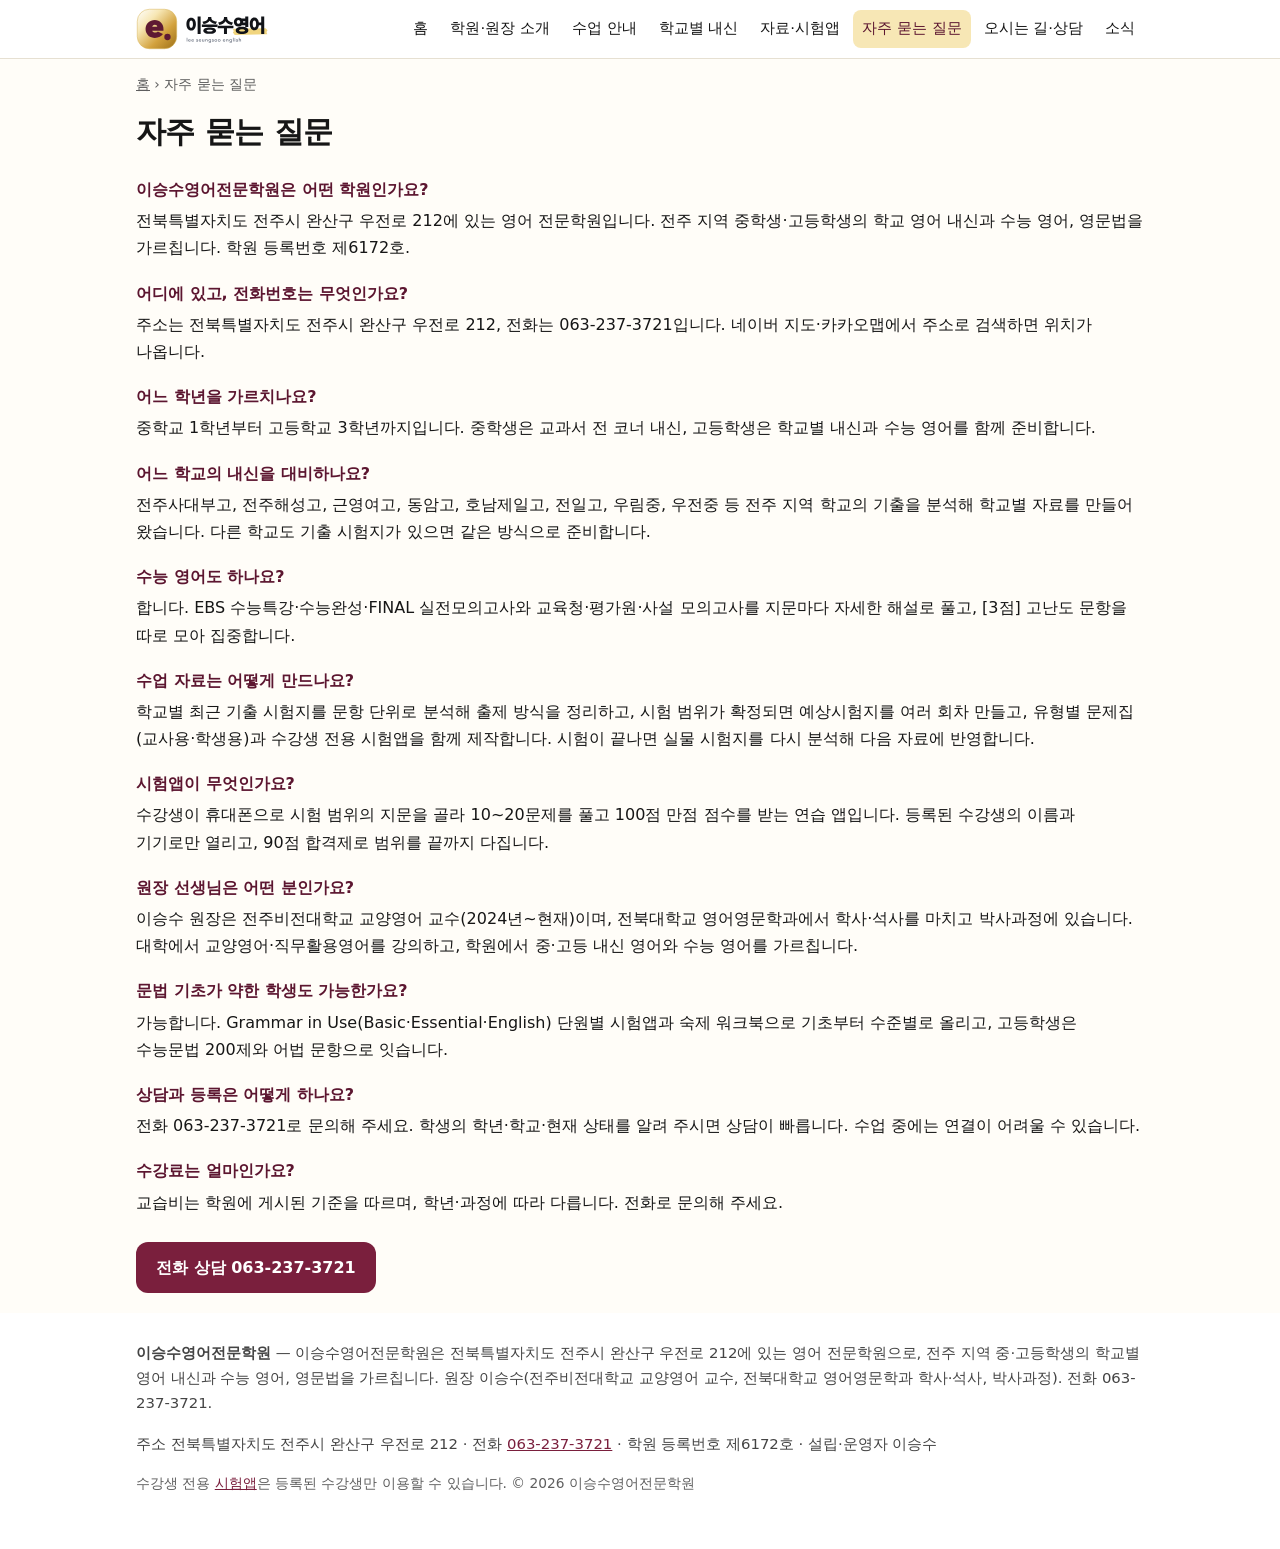
<file: faq/index.html>
<!doctype html>
<html lang="ko">
<head>
<meta charset="utf-8">
<meta name="viewport" content="width=device-width,initial-scale=1">
<title>자주 묻는 질문 | 이승수영어전문학원</title>
<meta name="description" content="이승수영어전문학원에 대해 자주 묻는 질문: 위치·전화, 대상 학년, 대비 학교, 수능 영어, 자료 제작 방식, 시험앱, 원장 경력, 상담·등록, 수강료.">
<meta name="keywords" content="이승수영어 위치, 이승수영어 전화, 전주 영어학원 상담, 전주 영어학원 수강료, 시험앱">
<meta name="robots" content="index,follow,max-snippet:-1,max-image-preview:large">
<link rel="canonical" href="https://goodday5768-blip.github.io/faq/">
<meta property="og:type" content="website">
<meta property="og:site_name" content="이승수영어전문학원">
<meta property="og:title" content="자주 묻는 질문 | 이승수영어전문학원">
<meta property="og:description" content="이승수영어전문학원에 대해 자주 묻는 질문: 위치·전화, 대상 학년, 대비 학교, 수능 영어, 자료 제작 방식, 시험앱, 원장 경력, 상담·등록, 수강료.">
<meta property="og:url" content="https://goodday5768-blip.github.io/faq/">
<meta property="og:image" content="https://goodday5768-blip.github.io/assets/og.png">
<meta property="og:image:width" content="1200"><meta property="og:image:height" content="630">
<meta property="og:locale" content="ko_KR">
<meta name="twitter:card" content="summary_large_image">
<meta name="twitter:title" content="자주 묻는 질문 | 이승수영어전문학원">
<meta name="twitter:description" content="이승수영어전문학원에 대해 자주 묻는 질문: 위치·전화, 대상 학년, 대비 학교, 수능 영어, 자료 제작 방식, 시험앱, 원장 경력, 상담·등록, 수강료.">
<meta name="twitter:image" content="https://goodday5768-blip.github.io/assets/og.png">
<meta name="geo.region" content="KR-45"><meta name="geo.placename" content="전주시 완산구">
<link rel="icon" href="/favicon.ico"><link rel="icon" type="image/png" sizes="192x192" href="/icon-192.png">
<link rel="apple-touch-icon" href="/apple-touch-icon.png">
<link rel="alternate" type="application/rss+xml" title="이승수영어전문학원 소식" href="https://goodday5768-blip.github.io/feed.xml">
<link rel="stylesheet" href="/assets/site.css">
<script type="application/ld+json">{"@context": "https://schema.org", "@type": "BreadcrumbList", "itemListElement": [{"@type": "ListItem", "position": 1, "name": "홈", "item": "https://goodday5768-blip.github.io/"}, {"@type": "ListItem", "position": 2, "name": "자주 묻는 질문", "item": "https://goodday5768-blip.github.io/faq/"}]}</script>
<script type="application/ld+json">{"@context": "https://schema.org", "@type": "FAQPage", "mainEntity": [{"@type": "Question", "name": "이승수영어전문학원은 어떤 학원인가요?", "acceptedAnswer": {"@type": "Answer", "text": "전북특별자치도 전주시 완산구 우전로 212에 있는 영어 전문학원입니다. 전주 지역 중학생·고등학생의 학교 영어 내신과 수능 영어, 영문법을 가르칩니다. 학원 등록번호 제6172호."}}, {"@type": "Question", "name": "어디에 있고, 전화번호는 무엇인가요?", "acceptedAnswer": {"@type": "Answer", "text": "주소는 전북특별자치도 전주시 완산구 우전로 212, 전화는 063-237-3721입니다. 네이버 지도·카카오맵에서 주소로 검색하면 위치가 나옵니다."}}, {"@type": "Question", "name": "어느 학년을 가르치나요?", "acceptedAnswer": {"@type": "Answer", "text": "중학교 1학년부터 고등학교 3학년까지입니다. 중학생은 교과서 전 코너 내신, 고등학생은 학교별 내신과 수능 영어를 함께 준비합니다."}}, {"@type": "Question", "name": "어느 학교의 내신을 대비하나요?", "acceptedAnswer": {"@type": "Answer", "text": "전주사대부고, 전주해성고, 근영여고, 동암고, 호남제일고, 전일고, 우림중, 우전중 등 전주 지역 학교의 기출을 분석해 학교별 자료를 만들어 왔습니다. 다른 학교도 기출 시험지가 있으면 같은 방식으로 준비합니다."}}, {"@type": "Question", "name": "수능 영어도 하나요?", "acceptedAnswer": {"@type": "Answer", "text": "합니다. EBS 수능특강·수능완성·FINAL 실전모의고사와 교육청·평가원·사설 모의고사를 지문마다 자세한 해설로 풀고, [3점] 고난도 문항을 따로 모아 집중합니다."}}, {"@type": "Question", "name": "수업 자료는 어떻게 만드나요?", "acceptedAnswer": {"@type": "Answer", "text": "학교별 최근 기출 시험지를 문항 단위로 분석해 출제 방식을 정리하고, 시험 범위가 확정되면 예상시험지를 여러 회차 만들고, 유형별 문제집(교사용·학생용)과 수강생 전용 시험앱을 함께 제작합니다. 시험이 끝나면 실물 시험지를 다시 분석해 다음 자료에 반영합니다."}}, {"@type": "Question", "name": "시험앱이 무엇인가요?", "acceptedAnswer": {"@type": "Answer", "text": "수강생이 휴대폰으로 시험 범위의 지문을 골라 10~20문제를 풀고 100점 만점 점수를 받는 연습 앱입니다. 등록된 수강생의 이름과 기기로만 열리고, 90점 합격제로 범위를 끝까지 다집니다."}}, {"@type": "Question", "name": "원장 선생님은 어떤 분인가요?", "acceptedAnswer": {"@type": "Answer", "text": "이승수 원장은 전주비전대학교 교양영어 교수(2024년~현재)이며, 전북대학교 영어영문학과에서 학사·석사를 마치고 박사과정에 있습니다. 대학에서 교양영어·직무활용영어를 강의하고, 학원에서 중·고등 내신 영어와 수능 영어를 가르칩니다."}}, {"@type": "Question", "name": "문법 기초가 약한 학생도 가능한가요?", "acceptedAnswer": {"@type": "Answer", "text": "가능합니다. Grammar in Use(Basic·Essential·English) 단원별 시험앱과 숙제 워크북으로 기초부터 수준별로 올리고, 고등학생은 수능문법 200제와 어법 문항으로 잇습니다."}}, {"@type": "Question", "name": "상담과 등록은 어떻게 하나요?", "acceptedAnswer": {"@type": "Answer", "text": "전화 063-237-3721로 문의해 주세요. 학생의 학년·학교·현재 상태를 알려 주시면 상담이 빠릅니다. 수업 중에는 연결이 어려울 수 있습니다."}}, {"@type": "Question", "name": "수강료는 얼마인가요?", "acceptedAnswer": {"@type": "Answer", "text": "교습비는 학원에 게시된 기준을 따르며, 학년·과정에 따라 다릅니다. 전화로 문의해 주세요."}}]}</script>
</head>
<body>
<header class="top"><div class="wrap">
<a class="brand" href="/" aria-label="이승수영어전문학원 홈"><img src="/assets/logo.svg" alt="이승수영어전문학원 로고" width="634" height="200"></a>
<nav class="main" aria-label="주 메뉴"><a href="/">홈</a><a href="/about/">학원·원장 소개</a><a href="/courses/">수업 안내</a><a href="/schools/">학교별 내신</a><a href="/materials/">자료·시험앱</a><a href="/faq/" class=on>자주 묻는 질문</a><a href="/contact/">오시는 길·상담</a><a href="/news/">소식</a></nav>
</div></header>
<main class="page"><div class="wrap"><p class="bc"><a href="/">홈</a> › 자주 묻는 질문</p><h1>자주 묻는 질문</h1>
<dl class="faq"><dt>이승수영어전문학원은 어떤 학원인가요?</dt><dd>전북특별자치도 전주시 완산구 우전로 212에 있는 영어 전문학원입니다. 전주 지역 중학생·고등학생의 학교 영어 내신과 수능 영어, 영문법을 가르칩니다. 학원 등록번호 제6172호.</dd><dt>어디에 있고, 전화번호는 무엇인가요?</dt><dd>주소는 전북특별자치도 전주시 완산구 우전로 212, 전화는 063-237-3721입니다. 네이버 지도·카카오맵에서 주소로 검색하면 위치가 나옵니다.</dd><dt>어느 학년을 가르치나요?</dt><dd>중학교 1학년부터 고등학교 3학년까지입니다. 중학생은 교과서 전 코너 내신, 고등학생은 학교별 내신과 수능 영어를 함께 준비합니다.</dd><dt>어느 학교의 내신을 대비하나요?</dt><dd>전주사대부고, 전주해성고, 근영여고, 동암고, 호남제일고, 전일고, 우림중, 우전중 등 전주 지역 학교의 기출을 분석해 학교별 자료를 만들어 왔습니다. 다른 학교도 기출 시험지가 있으면 같은 방식으로 준비합니다.</dd><dt>수능 영어도 하나요?</dt><dd>합니다. EBS 수능특강·수능완성·FINAL 실전모의고사와 교육청·평가원·사설 모의고사를 지문마다 자세한 해설로 풀고, [3점] 고난도 문항을 따로 모아 집중합니다.</dd><dt>수업 자료는 어떻게 만드나요?</dt><dd>학교별 최근 기출 시험지를 문항 단위로 분석해 출제 방식을 정리하고, 시험 범위가 확정되면 예상시험지를 여러 회차 만들고, 유형별 문제집(교사용·학생용)과 수강생 전용 시험앱을 함께 제작합니다. 시험이 끝나면 실물 시험지를 다시 분석해 다음 자료에 반영합니다.</dd><dt>시험앱이 무엇인가요?</dt><dd>수강생이 휴대폰으로 시험 범위의 지문을 골라 10~20문제를 풀고 100점 만점 점수를 받는 연습 앱입니다. 등록된 수강생의 이름과 기기로만 열리고, 90점 합격제로 범위를 끝까지 다집니다.</dd><dt>원장 선생님은 어떤 분인가요?</dt><dd>이승수 원장은 전주비전대학교 교양영어 교수(2024년~현재)이며, 전북대학교 영어영문학과에서 학사·석사를 마치고 박사과정에 있습니다. 대학에서 교양영어·직무활용영어를 강의하고, 학원에서 중·고등 내신 영어와 수능 영어를 가르칩니다.</dd><dt>문법 기초가 약한 학생도 가능한가요?</dt><dd>가능합니다. Grammar in Use(Basic·Essential·English) 단원별 시험앱과 숙제 워크북으로 기초부터 수준별로 올리고, 고등학생은 수능문법 200제와 어법 문항으로 잇습니다.</dd><dt>상담과 등록은 어떻게 하나요?</dt><dd>전화 063-237-3721로 문의해 주세요. 학생의 학년·학교·현재 상태를 알려 주시면 상담이 빠릅니다. 수업 중에는 연결이 어려울 수 있습니다.</dd><dt>수강료는 얼마인가요?</dt><dd>교습비는 학원에 게시된 기준을 따르며, 학년·과정에 따라 다릅니다. 전화로 문의해 주세요.</dd></dl>
<p style="margin-top:22px"><a class="btn" href="tel:+82-63-237-3721">전화 상담 063-237-3721</a></p>
</div></main>
<footer><div class="wrap">
<p class="ent"><strong>이승수영어전문학원</strong> — 이승수영어전문학원은 전북특별자치도 전주시 완산구 우전로 212에 있는 영어 전문학원으로, 전주 지역 중·고등학생의 학교별 영어 내신과 수능 영어, 영문법을 가르칩니다. 원장 이승수(전주비전대학교 교양영어 교수, 전북대학교 영어영문학과 학사·석사, 박사과정). 전화 063-237-3721.</p>
<p>주소 전북특별자치도 전주시 완산구 우전로 212 · 전화 <a href="tel:+82-63-237-3721">063-237-3721</a> · 학원 등록번호 제6172호 · 설립·운영자 이승수</p>
<p class="small">수강생 전용 <a href="/leess/" rel="nofollow">시험앱</a>은 등록된 수강생만 이용할 수 있습니다. © 2026 이승수영어전문학원</p>
</div></footer>
</body></html>
</file>
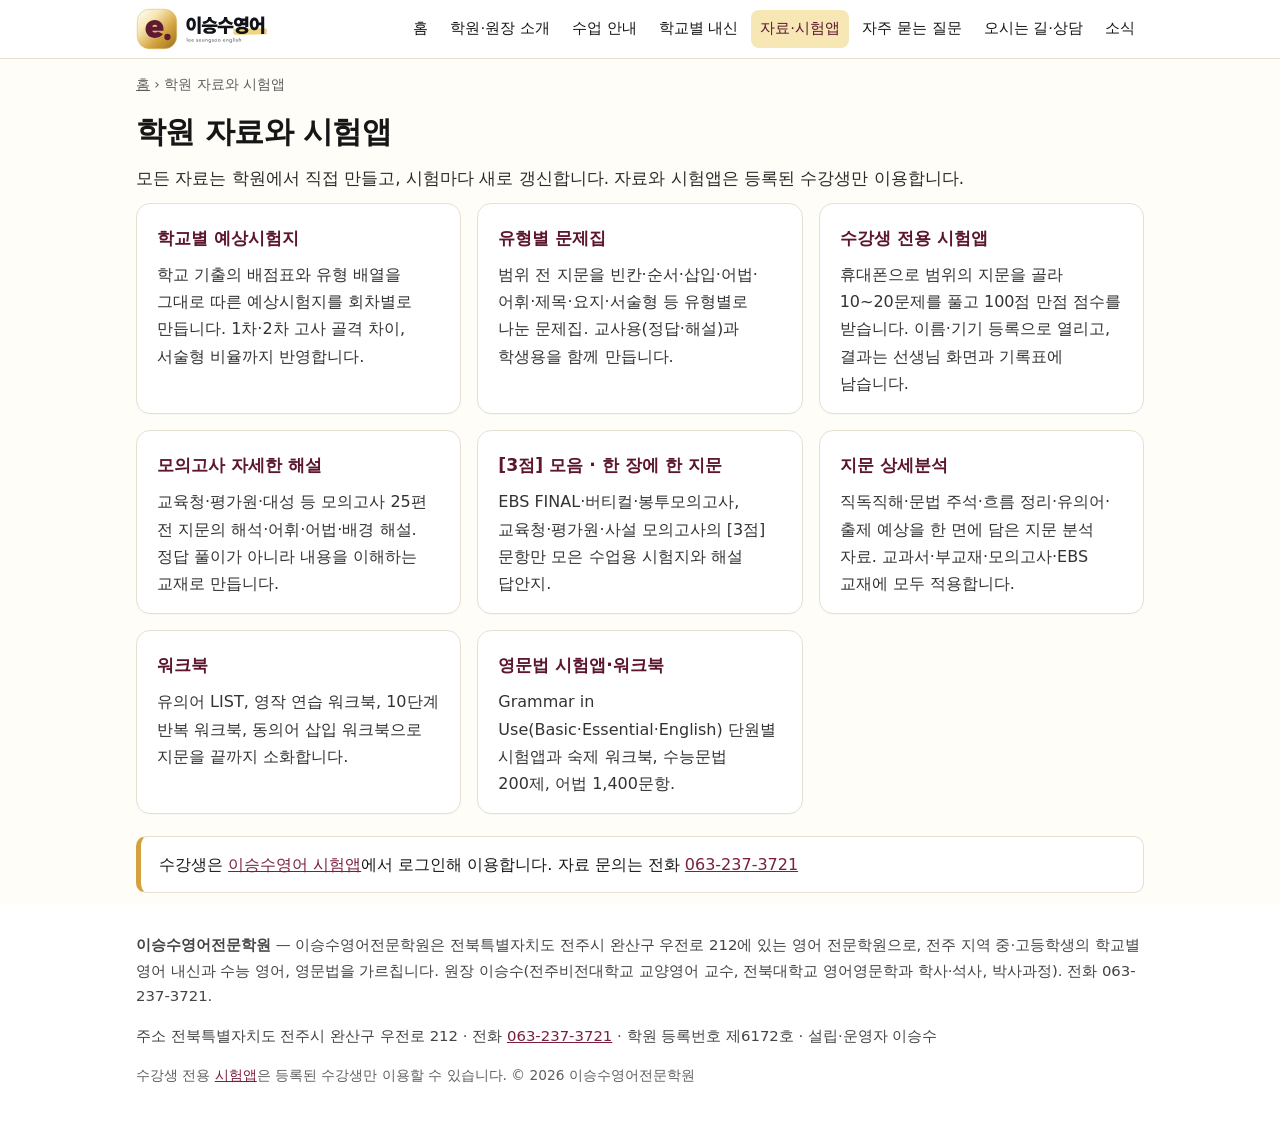
<file: materials/index.html>
<!doctype html>
<html lang="ko">
<head>
<meta charset="utf-8">
<meta name="viewport" content="width=device-width,initial-scale=1">
<title>학원 자료와 시험앱 | 이승수영어전문학원</title>
<meta name="description" content="이승수영어전문학원이 직접 만드는 자료: 학교별 예상시험지, 유형별 문제집, 수강생 전용 시험앱, 모의고사 자세한 해설, [3점] 모음, 지문 상세분석, 유의어 LIST, 영작·10단계 워크북, Grammar in Use 시험앱.">
<meta name="keywords" content="영어 예상시험지, 유형별 문제집, 영어 시험앱, 모의고사 자세한 해설, 수능 3점 문항, 지문 분석 자료, Grammar in Use 시험앱">
<meta name="robots" content="index,follow,max-snippet:-1,max-image-preview:large">
<link rel="canonical" href="https://goodday5768-blip.github.io/materials/">
<meta property="og:type" content="website">
<meta property="og:site_name" content="이승수영어전문학원">
<meta property="og:title" content="학원 자료와 시험앱 | 이승수영어전문학원">
<meta property="og:description" content="이승수영어전문학원이 직접 만드는 자료: 학교별 예상시험지, 유형별 문제집, 수강생 전용 시험앱, 모의고사 자세한 해설, [3점] 모음, 지문 상세분석, 유의어 LIST, 영작·10단계 워크북, Grammar in Use 시험앱.">
<meta property="og:url" content="https://goodday5768-blip.github.io/materials/">
<meta property="og:image" content="https://goodday5768-blip.github.io/assets/og.png">
<meta property="og:image:width" content="1200"><meta property="og:image:height" content="630">
<meta property="og:locale" content="ko_KR">
<meta name="twitter:card" content="summary_large_image">
<meta name="twitter:title" content="학원 자료와 시험앱 | 이승수영어전문학원">
<meta name="twitter:description" content="이승수영어전문학원이 직접 만드는 자료: 학교별 예상시험지, 유형별 문제집, 수강생 전용 시험앱, 모의고사 자세한 해설, [3점] 모음, 지문 상세분석, 유의어 LIST, 영작·10단계 워크북, Grammar in Use 시험앱.">
<meta name="twitter:image" content="https://goodday5768-blip.github.io/assets/og.png">
<meta name="geo.region" content="KR-45"><meta name="geo.placename" content="전주시 완산구">
<link rel="icon" href="/favicon.ico"><link rel="icon" type="image/png" sizes="192x192" href="/icon-192.png">
<link rel="apple-touch-icon" href="/apple-touch-icon.png">
<link rel="alternate" type="application/rss+xml" title="이승수영어전문학원 소식" href="https://goodday5768-blip.github.io/feed.xml">
<link rel="stylesheet" href="/assets/site.css">
<script type="application/ld+json">{"@context": "https://schema.org", "@type": "BreadcrumbList", "itemListElement": [{"@type": "ListItem", "position": 1, "name": "홈", "item": "https://goodday5768-blip.github.io/"}, {"@type": "ListItem", "position": 2, "name": "학원 자료와 시험앱", "item": "https://goodday5768-blip.github.io/materials/"}]}</script>
</head>
<body>
<header class="top"><div class="wrap">
<a class="brand" href="/" aria-label="이승수영어전문학원 홈"><img src="/assets/logo.svg" alt="이승수영어전문학원 로고" width="634" height="200"></a>
<nav class="main" aria-label="주 메뉴"><a href="/">홈</a><a href="/about/">학원·원장 소개</a><a href="/courses/">수업 안내</a><a href="/schools/">학교별 내신</a><a href="/materials/" class=on>자료·시험앱</a><a href="/faq/">자주 묻는 질문</a><a href="/contact/">오시는 길·상담</a><a href="/news/">소식</a></nav>
</div></header>
<main class="page"><div class="wrap"><p class="bc"><a href="/">홈</a> › 학원 자료와 시험앱</p><h1>학원 자료와 시험앱</h1>
<p class="lead">모든 자료는 학원에서 직접 만들고, 시험마다 새로 갱신합니다. 자료와 시험앱은 등록된 수강생만 이용합니다.</p>
<div class="grid">
<div class="card"><h3>학교별 예상시험지</h3><p>학교 기출의 배점표와 유형 배열을 그대로 따른 예상시험지를 회차별로 만듭니다. 1차·2차 고사 골격 차이, 서술형 비율까지 반영합니다.</p></div>
<div class="card"><h3>유형별 문제집</h3><p>범위 전 지문을 빈칸·순서·삽입·어법·어휘·제목·요지·서술형 등 유형별로 나눈 문제집. 교사용(정답·해설)과 학생용을 함께 만듭니다.</p></div>
<div class="card"><h3>수강생 전용 시험앱</h3><p>휴대폰으로 범위의 지문을 골라 10~20문제를 풀고 100점 만점 점수를 받습니다. 이름·기기 등록으로 열리고, 결과는 선생님 화면과 기록표에 남습니다.</p></div>
<div class="card"><h3>모의고사 자세한 해설</h3><p>교육청·평가원·대성 등 모의고사 25편 전 지문의 해석·어휘·어법·배경 해설. 정답 풀이가 아니라 내용을 이해하는 교재로 만듭니다.</p></div>
<div class="card"><h3>[3점] 모음 · 한 장에 한 지문</h3><p>EBS FINAL·버티컬·봉투모의고사, 교육청·평가원·사설 모의고사의 [3점] 문항만 모은 수업용 시험지와 해설 답안지.</p></div>
<div class="card"><h3>지문 상세분석</h3><p>직독직해·문법 주석·흐름 정리·유의어·출제 예상을 한 면에 담은 지문 분석 자료. 교과서·부교재·모의고사·EBS 교재에 모두 적용합니다.</p></div>
<div class="card"><h3>워크북</h3><p>유의어 LIST, 영작 연습 워크북, 10단계 반복 워크북, 동의어 삽입 워크북으로 지문을 끝까지 소화합니다.</p></div>
<div class="card"><h3>영문법 시험앱·워크북</h3><p>Grammar in Use(Basic·Essential·English) 단원별 시험앱과 숙제 워크북, 수능문법 200제, 어법 1,400문항.</p></div>
</div>
<div class="info" style="margin-top:22px"><p style="margin:0">수강생은 <a href="/leess/" rel="nofollow">이승수영어 시험앱</a>에서 로그인해 이용합니다. 자료 문의는 전화 <a href="tel:+82-63-237-3721">063-237-3721</a></p></div>
</div></main>
<footer><div class="wrap">
<p class="ent"><strong>이승수영어전문학원</strong> — 이승수영어전문학원은 전북특별자치도 전주시 완산구 우전로 212에 있는 영어 전문학원으로, 전주 지역 중·고등학생의 학교별 영어 내신과 수능 영어, 영문법을 가르칩니다. 원장 이승수(전주비전대학교 교양영어 교수, 전북대학교 영어영문학과 학사·석사, 박사과정). 전화 063-237-3721.</p>
<p>주소 전북특별자치도 전주시 완산구 우전로 212 · 전화 <a href="tel:+82-63-237-3721">063-237-3721</a> · 학원 등록번호 제6172호 · 설립·운영자 이승수</p>
<p class="small">수강생 전용 <a href="/leess/" rel="nofollow">시험앱</a>은 등록된 수강생만 이용할 수 있습니다. © 2026 이승수영어전문학원</p>
</div></footer>
</body></html>
</file>
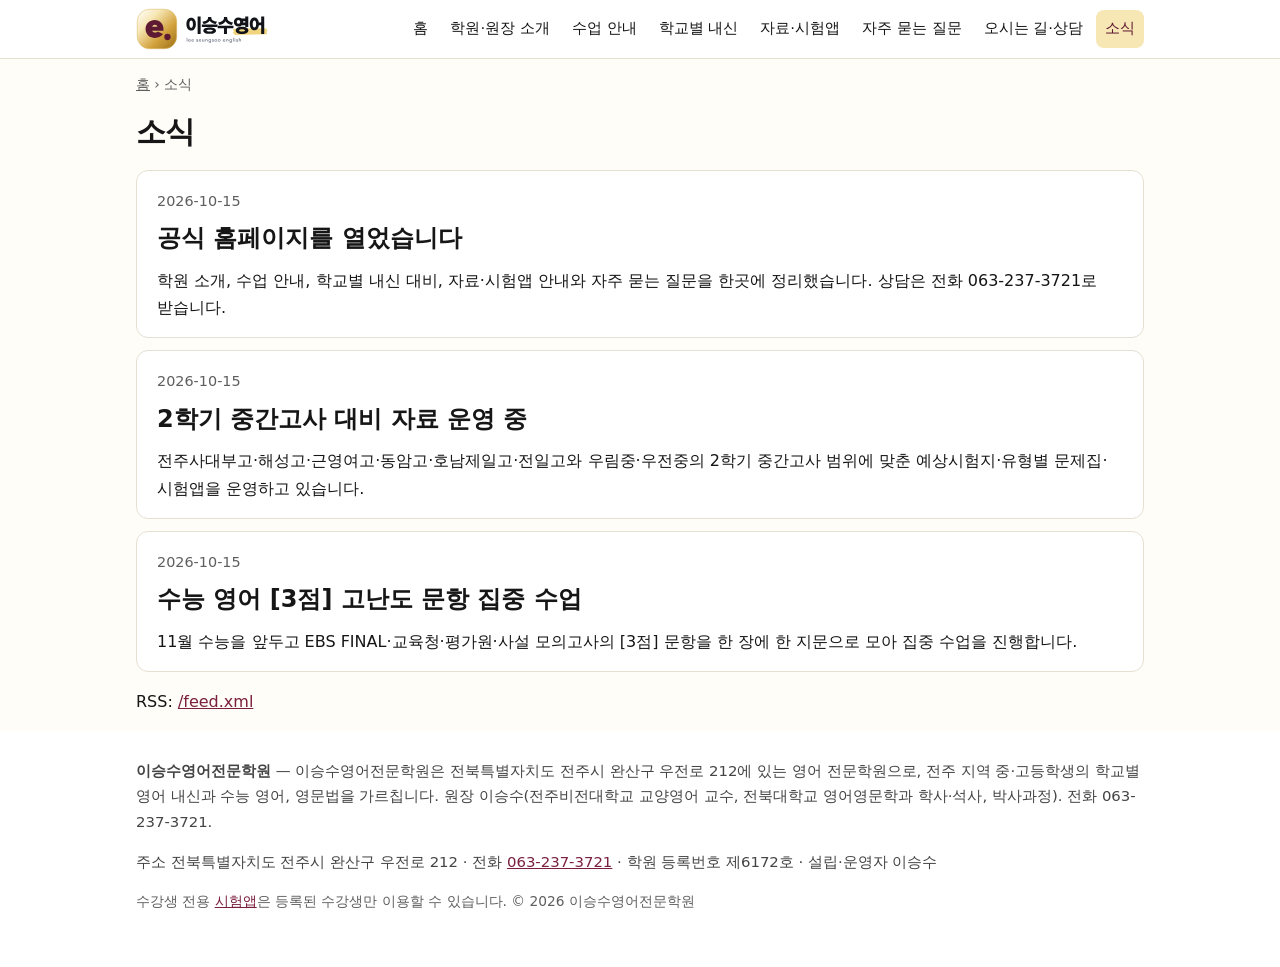
<file: news/index.html>
<!doctype html>
<html lang="ko">
<head>
<meta charset="utf-8">
<meta name="viewport" content="width=device-width,initial-scale=1">
<title>소식 | 이승수영어전문학원</title>
<meta name="description" content="이승수영어전문학원 소식: 홈페이지 개설, 2학기 중간고사 대비 자료, 수능 영어 [3점] 집중 수업.">
<meta name="keywords" content="이승수영어 소식, 전주 영어학원 소식">
<meta name="robots" content="index,follow,max-snippet:-1,max-image-preview:large">
<link rel="canonical" href="https://goodday5768-blip.github.io/news/">
<meta property="og:type" content="website">
<meta property="og:site_name" content="이승수영어전문학원">
<meta property="og:title" content="소식 | 이승수영어전문학원">
<meta property="og:description" content="이승수영어전문학원 소식: 홈페이지 개설, 2학기 중간고사 대비 자료, 수능 영어 [3점] 집중 수업.">
<meta property="og:url" content="https://goodday5768-blip.github.io/news/">
<meta property="og:image" content="https://goodday5768-blip.github.io/assets/og.png">
<meta property="og:image:width" content="1200"><meta property="og:image:height" content="630">
<meta property="og:locale" content="ko_KR">
<meta name="twitter:card" content="summary_large_image">
<meta name="twitter:title" content="소식 | 이승수영어전문학원">
<meta name="twitter:description" content="이승수영어전문학원 소식: 홈페이지 개설, 2학기 중간고사 대비 자료, 수능 영어 [3점] 집중 수업.">
<meta name="twitter:image" content="https://goodday5768-blip.github.io/assets/og.png">
<meta name="geo.region" content="KR-45"><meta name="geo.placename" content="전주시 완산구">
<link rel="icon" href="/favicon.ico"><link rel="icon" type="image/png" sizes="192x192" href="/icon-192.png">
<link rel="apple-touch-icon" href="/apple-touch-icon.png">
<link rel="alternate" type="application/rss+xml" title="이승수영어전문학원 소식" href="https://goodday5768-blip.github.io/feed.xml">
<link rel="stylesheet" href="/assets/site.css">
<script type="application/ld+json">{"@context": "https://schema.org", "@type": "BreadcrumbList", "itemListElement": [{"@type": "ListItem", "position": 1, "name": "홈", "item": "https://goodday5768-blip.github.io/"}, {"@type": "ListItem", "position": 2, "name": "소식", "item": "https://goodday5768-blip.github.io/news/"}]}</script>
</head>
<body>
<header class="top"><div class="wrap">
<a class="brand" href="/" aria-label="이승수영어전문학원 홈"><img src="/assets/logo.svg" alt="이승수영어전문학원 로고" width="634" height="200"></a>
<nav class="main" aria-label="주 메뉴"><a href="/">홈</a><a href="/about/">학원·원장 소개</a><a href="/courses/">수업 안내</a><a href="/schools/">학교별 내신</a><a href="/materials/">자료·시험앱</a><a href="/faq/">자주 묻는 질문</a><a href="/contact/">오시는 길·상담</a><a href="/news/" class=on>소식</a></nav>
</div></header>
<main class="page"><div class="wrap"><p class="bc"><a href="/">홈</a> › 소식</p><h1>소식</h1>
<div class="news"><article id="n1"><time datetime="2026-10-15">2026-10-15</time><h2 style="margin:4px 0 8px">공식 홈페이지를 열었습니다</h2><p style="margin:0">학원 소개, 수업 안내, 학교별 내신 대비, 자료·시험앱 안내와 자주 묻는 질문을 한곳에 정리했습니다. 상담은 전화 063-237-3721로 받습니다.</p></article><article id="n2"><time datetime="2026-10-15">2026-10-15</time><h2 style="margin:4px 0 8px">2학기 중간고사 대비 자료 운영 중</h2><p style="margin:0">전주사대부고·해성고·근영여고·동암고·호남제일고·전일고와 우림중·우전중의 2학기 중간고사 범위에 맞춘 예상시험지·유형별 문제집·시험앱을 운영하고 있습니다.</p></article><article id="n3"><time datetime="2026-10-15">2026-10-15</time><h2 style="margin:4px 0 8px">수능 영어 [3점] 고난도 문항 집중 수업</h2><p style="margin:0">11월 수능을 앞두고 EBS FINAL·교육청·평가원·사설 모의고사의 [3점] 문항을 한 장에 한 지문으로 모아 집중 수업을 진행합니다.</p></article></div>
<p>RSS: <a href="/feed.xml">/feed.xml</a></p>
</div></main>
<footer><div class="wrap">
<p class="ent"><strong>이승수영어전문학원</strong> — 이승수영어전문학원은 전북특별자치도 전주시 완산구 우전로 212에 있는 영어 전문학원으로, 전주 지역 중·고등학생의 학교별 영어 내신과 수능 영어, 영문법을 가르칩니다. 원장 이승수(전주비전대학교 교양영어 교수, 전북대학교 영어영문학과 학사·석사, 박사과정). 전화 063-237-3721.</p>
<p>주소 전북특별자치도 전주시 완산구 우전로 212 · 전화 <a href="tel:+82-63-237-3721">063-237-3721</a> · 학원 등록번호 제6172호 · 설립·운영자 이승수</p>
<p class="small">수강생 전용 <a href="/leess/" rel="nofollow">시험앱</a>은 등록된 수강생만 이용할 수 있습니다. © 2026 이승수영어전문학원</p>
</div></footer>
</body></html>
</file>
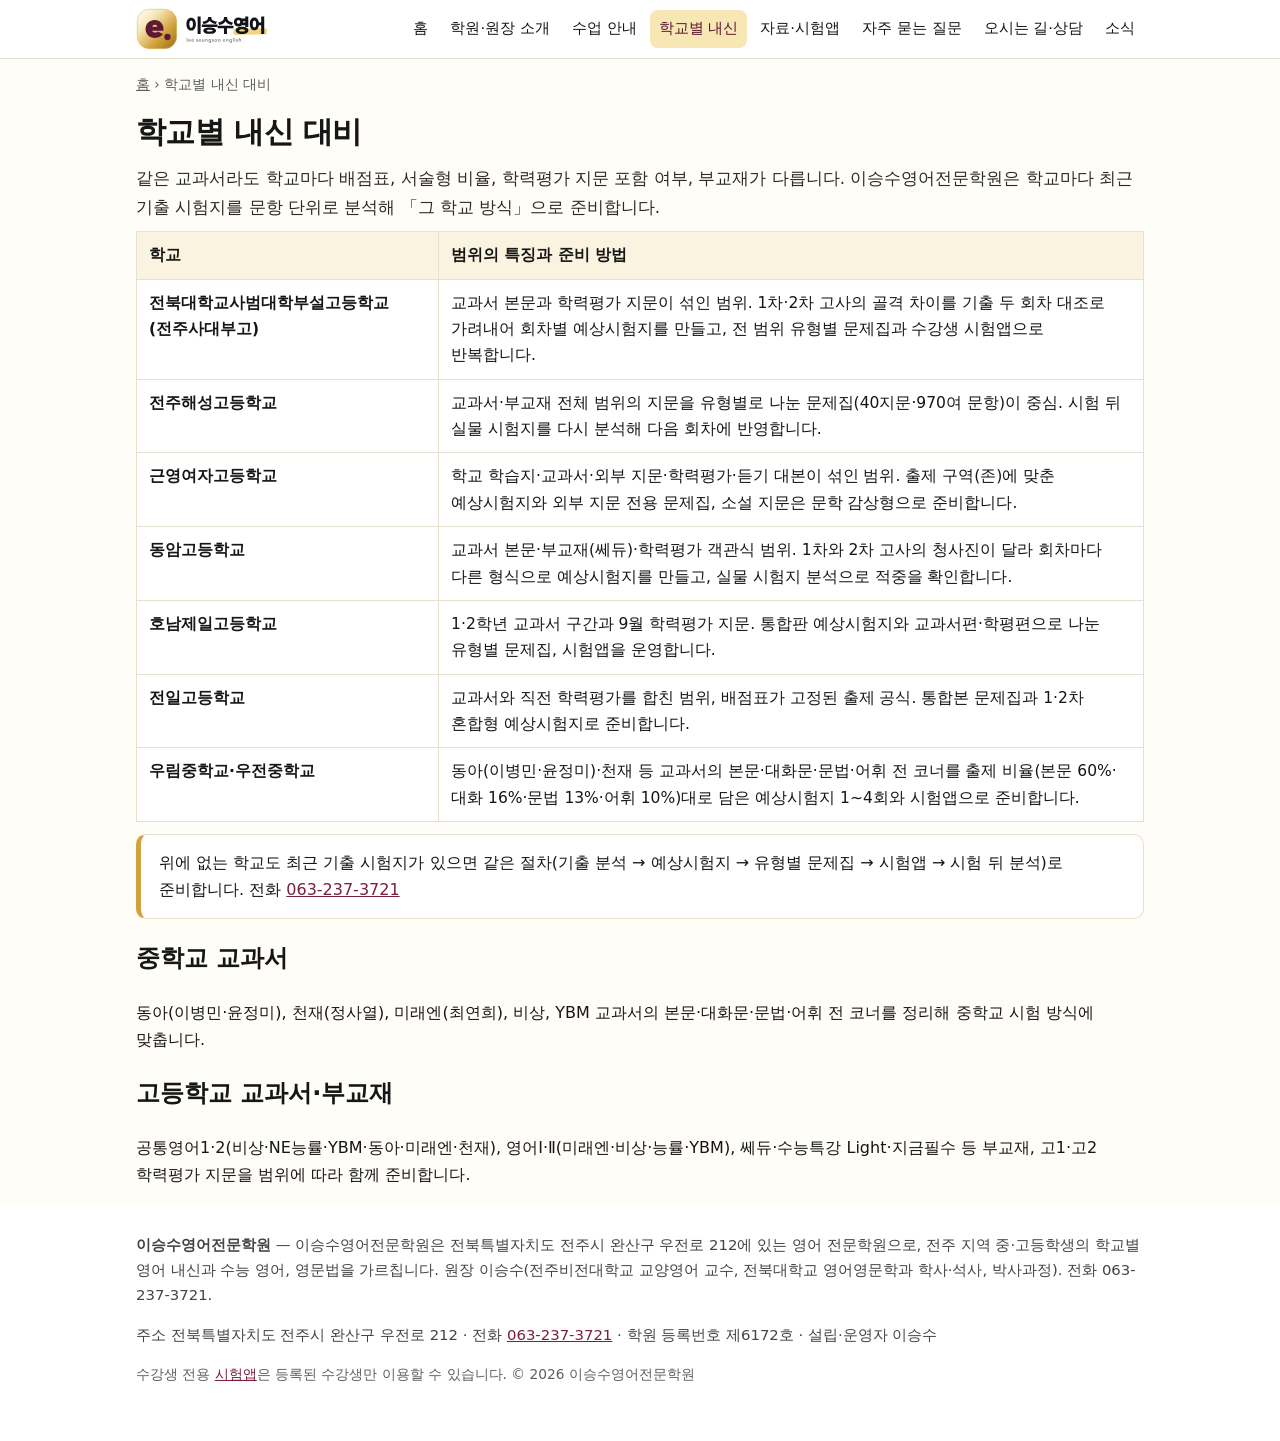
<file: schools/index.html>
<!doctype html>
<html lang="ko">
<head>
<meta charset="utf-8">
<meta name="viewport" content="width=device-width,initial-scale=1">
<title>학교별 내신 대비 — 전주사대부고·해성고·근영여고·동암고·호남제일고·전일고·우림중·우전중 | 이승수영어전문학원</title>
<meta name="description" content="전주 고등학교·중학교 영어 내신은 학교마다 출제 방식이 다릅니다. 전주사대부고, 해성고, 근영여고, 동암고, 호남제일고, 전일고, 우림중, 우전중의 기출 분석과 예상시험지·시험앱 준비 방법.">
<meta name="keywords" content="전주사대부고 영어 내신, 해성고 영어 내신, 근영여고 영어 내신, 동암고 영어 내신, 호남제일고 영어 내신, 전일고 영어 내신, 우림중 영어, 우전중 영어, 전주 학교별 내신 영어학원">
<meta name="robots" content="index,follow,max-snippet:-1,max-image-preview:large">
<link rel="canonical" href="https://goodday5768-blip.github.io/schools/">
<meta property="og:type" content="website">
<meta property="og:site_name" content="이승수영어전문학원">
<meta property="og:title" content="학교별 내신 대비 — 전주사대부고·해성고·근영여고·동암고·호남제일고·전일고·우림중·우전중 | 이승수영어전문학원">
<meta property="og:description" content="전주 고등학교·중학교 영어 내신은 학교마다 출제 방식이 다릅니다. 전주사대부고, 해성고, 근영여고, 동암고, 호남제일고, 전일고, 우림중, 우전중의 기출 분석과 예상시험지·시험앱 준비 방법.">
<meta property="og:url" content="https://goodday5768-blip.github.io/schools/">
<meta property="og:image" content="https://goodday5768-blip.github.io/assets/og.png">
<meta property="og:image:width" content="1200"><meta property="og:image:height" content="630">
<meta property="og:locale" content="ko_KR">
<meta name="twitter:card" content="summary_large_image">
<meta name="twitter:title" content="학교별 내신 대비 — 전주사대부고·해성고·근영여고·동암고·호남제일고·전일고·우림중·우전중 | 이승수영어전문학원">
<meta name="twitter:description" content="전주 고등학교·중학교 영어 내신은 학교마다 출제 방식이 다릅니다. 전주사대부고, 해성고, 근영여고, 동암고, 호남제일고, 전일고, 우림중, 우전중의 기출 분석과 예상시험지·시험앱 준비 방법.">
<meta name="twitter:image" content="https://goodday5768-blip.github.io/assets/og.png">
<meta name="geo.region" content="KR-45"><meta name="geo.placename" content="전주시 완산구">
<link rel="icon" href="/favicon.ico"><link rel="icon" type="image/png" sizes="192x192" href="/icon-192.png">
<link rel="apple-touch-icon" href="/apple-touch-icon.png">
<link rel="alternate" type="application/rss+xml" title="이승수영어전문학원 소식" href="https://goodday5768-blip.github.io/feed.xml">
<link rel="stylesheet" href="/assets/site.css">
<script type="application/ld+json">{"@context": "https://schema.org", "@type": "BreadcrumbList", "itemListElement": [{"@type": "ListItem", "position": 1, "name": "홈", "item": "https://goodday5768-blip.github.io/"}, {"@type": "ListItem", "position": 2, "name": "학교별 내신 대비", "item": "https://goodday5768-blip.github.io/schools/"}]}</script>
</head>
<body>
<header class="top"><div class="wrap">
<a class="brand" href="/" aria-label="이승수영어전문학원 홈"><img src="/assets/logo.svg" alt="이승수영어전문학원 로고" width="634" height="200"></a>
<nav class="main" aria-label="주 메뉴"><a href="/">홈</a><a href="/about/">학원·원장 소개</a><a href="/courses/">수업 안내</a><a href="/schools/" class=on>학교별 내신</a><a href="/materials/">자료·시험앱</a><a href="/faq/">자주 묻는 질문</a><a href="/contact/">오시는 길·상담</a><a href="/news/">소식</a></nav>
</div></header>
<main class="page"><div class="wrap"><p class="bc"><a href="/">홈</a> › 학교별 내신 대비</p><h1>학교별 내신 대비</h1>
<p class="lead">같은 교과서라도 학교마다 배점표, 서술형 비율, 학력평가 지문 포함 여부, 부교재가 다릅니다. 이승수영어전문학원은 학교마다 최근 기출 시험지를 문항 단위로 분석해 「그 학교 방식」으로 준비합니다.</p>
<table><thead><tr><th style="width:30%">학교</th><th>범위의 특징과 준비 방법</th></tr></thead><tbody>
<tr><td><strong>전북대학교사범대학부설고등학교(전주사대부고)</strong></td><td>교과서 본문과 학력평가 지문이 섞인 범위. 1차·2차 고사의 골격 차이를 기출 두 회차 대조로 가려내어 회차별 예상시험지를 만들고, 전 범위 유형별 문제집과 수강생 시험앱으로 반복합니다.</td></tr><tr><td><strong>전주해성고등학교</strong></td><td>교과서·부교재 전체 범위의 지문을 유형별로 나눈 문제집(40지문·970여 문항)이 중심. 시험 뒤 실물 시험지를 다시 분석해 다음 회차에 반영합니다.</td></tr><tr><td><strong>근영여자고등학교</strong></td><td>학교 학습지·교과서·외부 지문·학력평가·듣기 대본이 섞인 범위. 출제 구역(존)에 맞춘 예상시험지와 외부 지문 전용 문제집, 소설 지문은 문학 감상형으로 준비합니다.</td></tr><tr><td><strong>동암고등학교</strong></td><td>교과서 본문·부교재(쎄듀)·학력평가 객관식 범위. 1차와 2차 고사의 청사진이 달라 회차마다 다른 형식으로 예상시험지를 만들고, 실물 시험지 분석으로 적중을 확인합니다.</td></tr><tr><td><strong>호남제일고등학교</strong></td><td>1·2학년 교과서 구간과 9월 학력평가 지문. 통합판 예상시험지와 교과서편·학평편으로 나눈 유형별 문제집, 시험앱을 운영합니다.</td></tr><tr><td><strong>전일고등학교</strong></td><td>교과서와 직전 학력평가를 합친 범위, 배점표가 고정된 출제 공식. 통합본 문제집과 1·2차 혼합형 예상시험지로 준비합니다.</td></tr><tr><td><strong>우림중학교·우전중학교</strong></td><td>동아(이병민·윤정미)·천재 등 교과서의 본문·대화문·문법·어휘 전 코너를 출제 비율(본문 60%·대화 16%·문법 13%·어휘 10%)대로 담은 예상시험지 1~4회와 시험앱으로 준비합니다.</td></tr>
</tbody></table>
<div class="info"><p style="margin:0">위에 없는 학교도 최근 기출 시험지가 있으면 같은 절차(기출 분석 → 예상시험지 → 유형별 문제집 → 시험앱 → 시험 뒤 분석)로 준비합니다. 전화 <a href="tel:+82-63-237-3721">063-237-3721</a></p></div>
<h2>중학교 교과서</h2>
<p>동아(이병민·윤정미), 천재(정사열), 미래엔(최연희), 비상, YBM 교과서의 본문·대화문·문법·어휘 전 코너를 정리해 중학교 시험 방식에 맞춥니다.</p>
<h2>고등학교 교과서·부교재</h2>
<p>공통영어1·2(비상·NE능률·YBM·동아·미래엔·천재), 영어Ⅰ·Ⅱ(미래엔·비상·능률·YBM), 쎄듀·수능특강 Light·지금필수 등 부교재, 고1·고2 학력평가 지문을 범위에 따라 함께 준비합니다.</p>
</div></main>
<footer><div class="wrap">
<p class="ent"><strong>이승수영어전문학원</strong> — 이승수영어전문학원은 전북특별자치도 전주시 완산구 우전로 212에 있는 영어 전문학원으로, 전주 지역 중·고등학생의 학교별 영어 내신과 수능 영어, 영문법을 가르칩니다. 원장 이승수(전주비전대학교 교양영어 교수, 전북대학교 영어영문학과 학사·석사, 박사과정). 전화 063-237-3721.</p>
<p>주소 전북특별자치도 전주시 완산구 우전로 212 · 전화 <a href="tel:+82-63-237-3721">063-237-3721</a> · 학원 등록번호 제6172호 · 설립·운영자 이승수</p>
<p class="small">수강생 전용 <a href="/leess/" rel="nofollow">시험앱</a>은 등록된 수강생만 이용할 수 있습니다. © 2026 이승수영어전문학원</p>
</div></footer>
</body></html>
</file>
<file: assets/site.css>
:root{--wine:#7A1F3D;--wine-d:#5C1630;--gold:#D3A23E;--gold-d:#9C6F17;--cream:#F7E7B5;--ink:#161616;--mute:#5f5f5f;--line:#e6e0d2;--bg:#fffdf8}
*{box-sizing:border-box}html{scroll-behavior:smooth}
body{margin:0;font-family:"Apple SD Gothic Neo","Pretendard","Noto Sans KR","Malgun Gothic",system-ui,sans-serif;color:var(--ink);background:var(--bg);line-height:1.7;word-break:keep-all;-webkit-text-size-adjust:100%}
a{color:var(--wine)}a:hover{color:var(--wine-d)}
.wrap{max-width:1040px;margin:0 auto;padding:0 16px}
header.top{background:#fff;border-bottom:1px solid var(--line);position:sticky;top:0;z-index:10}
header.top .wrap{display:flex;align-items:center;justify-content:space-between;gap:12px;flex-wrap:wrap;padding-top:8px;padding-bottom:8px}
.brand{display:flex;align-items:center;gap:8px;text-decoration:none}
.brand img{height:42px;width:auto;display:block}
.brand span{font-weight:700;font-size:1.05rem;color:var(--ink)}
nav.main{display:flex;flex-wrap:wrap;gap:2px 4px}
nav.main a{text-decoration:none;color:var(--ink);font-size:.93rem;padding:6px 9px;border-radius:8px}
nav.main a:hover,nav.main a.on{background:var(--cream);color:var(--wine-d)}
.hero{background:linear-gradient(135deg,#fff 0%,var(--cream) 70%,#ecd08a 100%);padding:56px 0 48px;border-bottom:1px solid var(--line)}
.hero h1{font-size:2.1rem;margin:0 0 6px;letter-spacing:-.02em}
.hero .sub{font-size:1.2rem;color:var(--wine-d);font-weight:700;margin:0 0 14px}
.hero p.lead{font-size:1.05rem;max-width:720px;margin:0 0 22px;color:#2a2a2a}
.btn{display:inline-block;background:var(--wine);color:#fff!important;text-decoration:none;padding:12px 20px;border-radius:12px;font-weight:700;margin:4px 8px 4px 0}
.btn.ghost{background:#fff;color:var(--wine)!important;border:2px solid var(--wine)}
section{padding:40px 0;border-bottom:1px solid var(--line)}
section h2{font-size:1.5rem;margin:0 0 18px;color:var(--wine-d);letter-spacing:-.01em}
section h3{font-size:1.15rem;margin:26px 0 8px}
.grid{display:grid;grid-template-columns:repeat(auto-fit,minmax(260px,1fr));gap:16px}
.card{background:#fff;border:1px solid var(--line);border-radius:14px;padding:20px 20px 16px;box-shadow:0 1px 0 rgba(0,0,0,.02)}
.card h3{margin:0 0 8px;font-size:1.08rem;color:var(--wine-d)}
.card p{margin:0;color:#333}
.chips{display:flex;flex-wrap:wrap;gap:8px}
.chips span,.chips a{background:#fff;border:1px solid var(--gold);color:var(--ink);text-decoration:none;padding:6px 12px;border-radius:999px;font-size:.95rem}
dl.faq dt{font-weight:700;margin-top:18px;color:var(--wine-d)}dl.faq dd{margin:4px 0 0}
table{border-collapse:collapse;width:100%;background:#fff;font-size:.97rem}
th,td{border:1px solid var(--line);padding:10px 12px;text-align:left;vertical-align:top}th{background:#faf3e0}
.info{background:#fff;border:1px solid var(--line);border-left:5px solid var(--gold);border-radius:10px;padding:14px 18px;margin:12px 0}
.prof{display:grid;grid-template-columns:1fr;gap:10px}
ul.plain{padding-left:1.2em}ul.plain li{margin:4px 0}
.news article{background:#fff;border:1px solid var(--line);border-radius:12px;padding:16px 20px;margin:12px 0}
.news time{color:var(--mute);font-size:.9rem}
footer{padding:28px 0 40px;color:#444;font-size:.93rem;background:#fff}
footer .ent{margin:0 0 10px}
footer .small{color:var(--mute);font-size:.86rem}
.bc{font-size:.86rem;color:var(--mute);margin:14px 0 0}.bc a{color:var(--mute)}
.page h1{font-size:1.9rem;margin:10px 0 6px;letter-spacing:-.02em}
.page p.lead{font-size:1.05rem;color:#2a2a2a;margin:0 0 10px}
@media (max-width:640px){.hero{padding:36px 0 32px}.hero h1{font-size:1.7rem}.hero .sub{font-size:1.05rem}nav.main a{font-size:.88rem;padding:5px 7px}.brand img{height:36px}}
</file>
